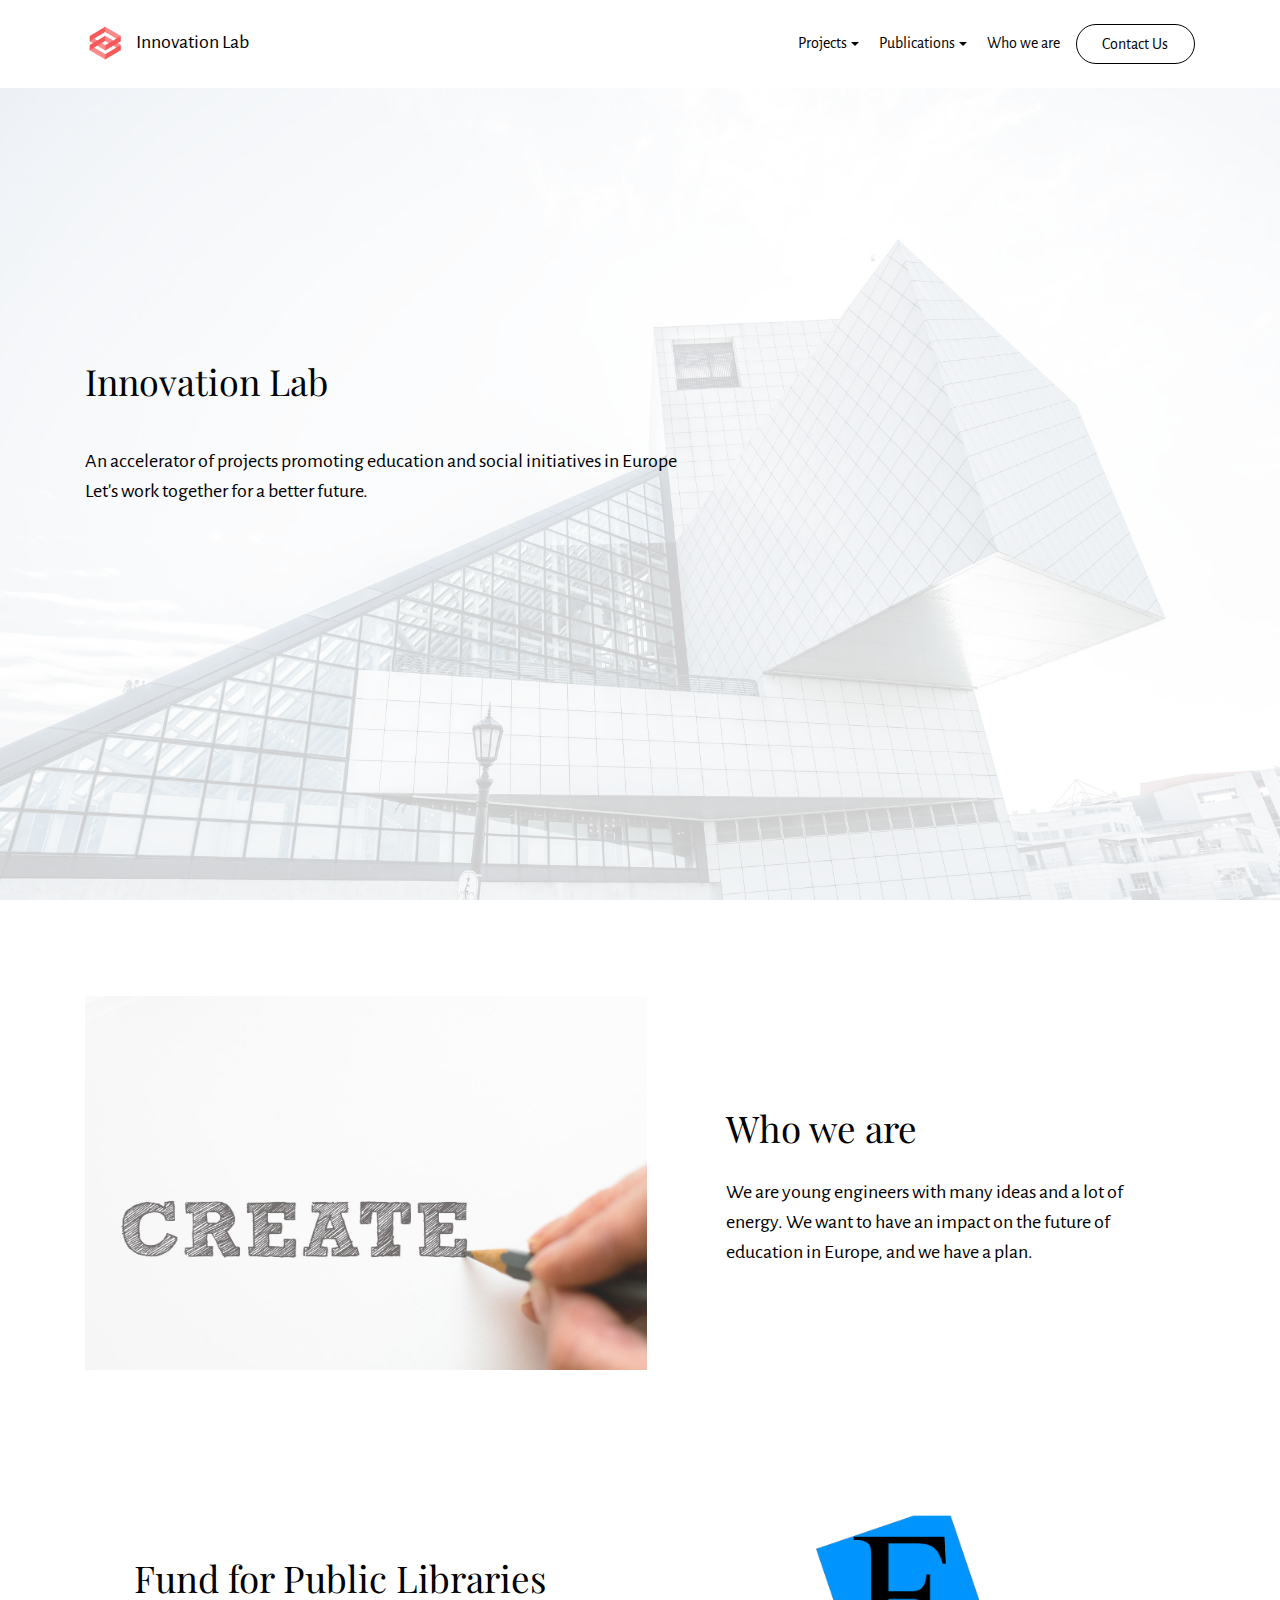
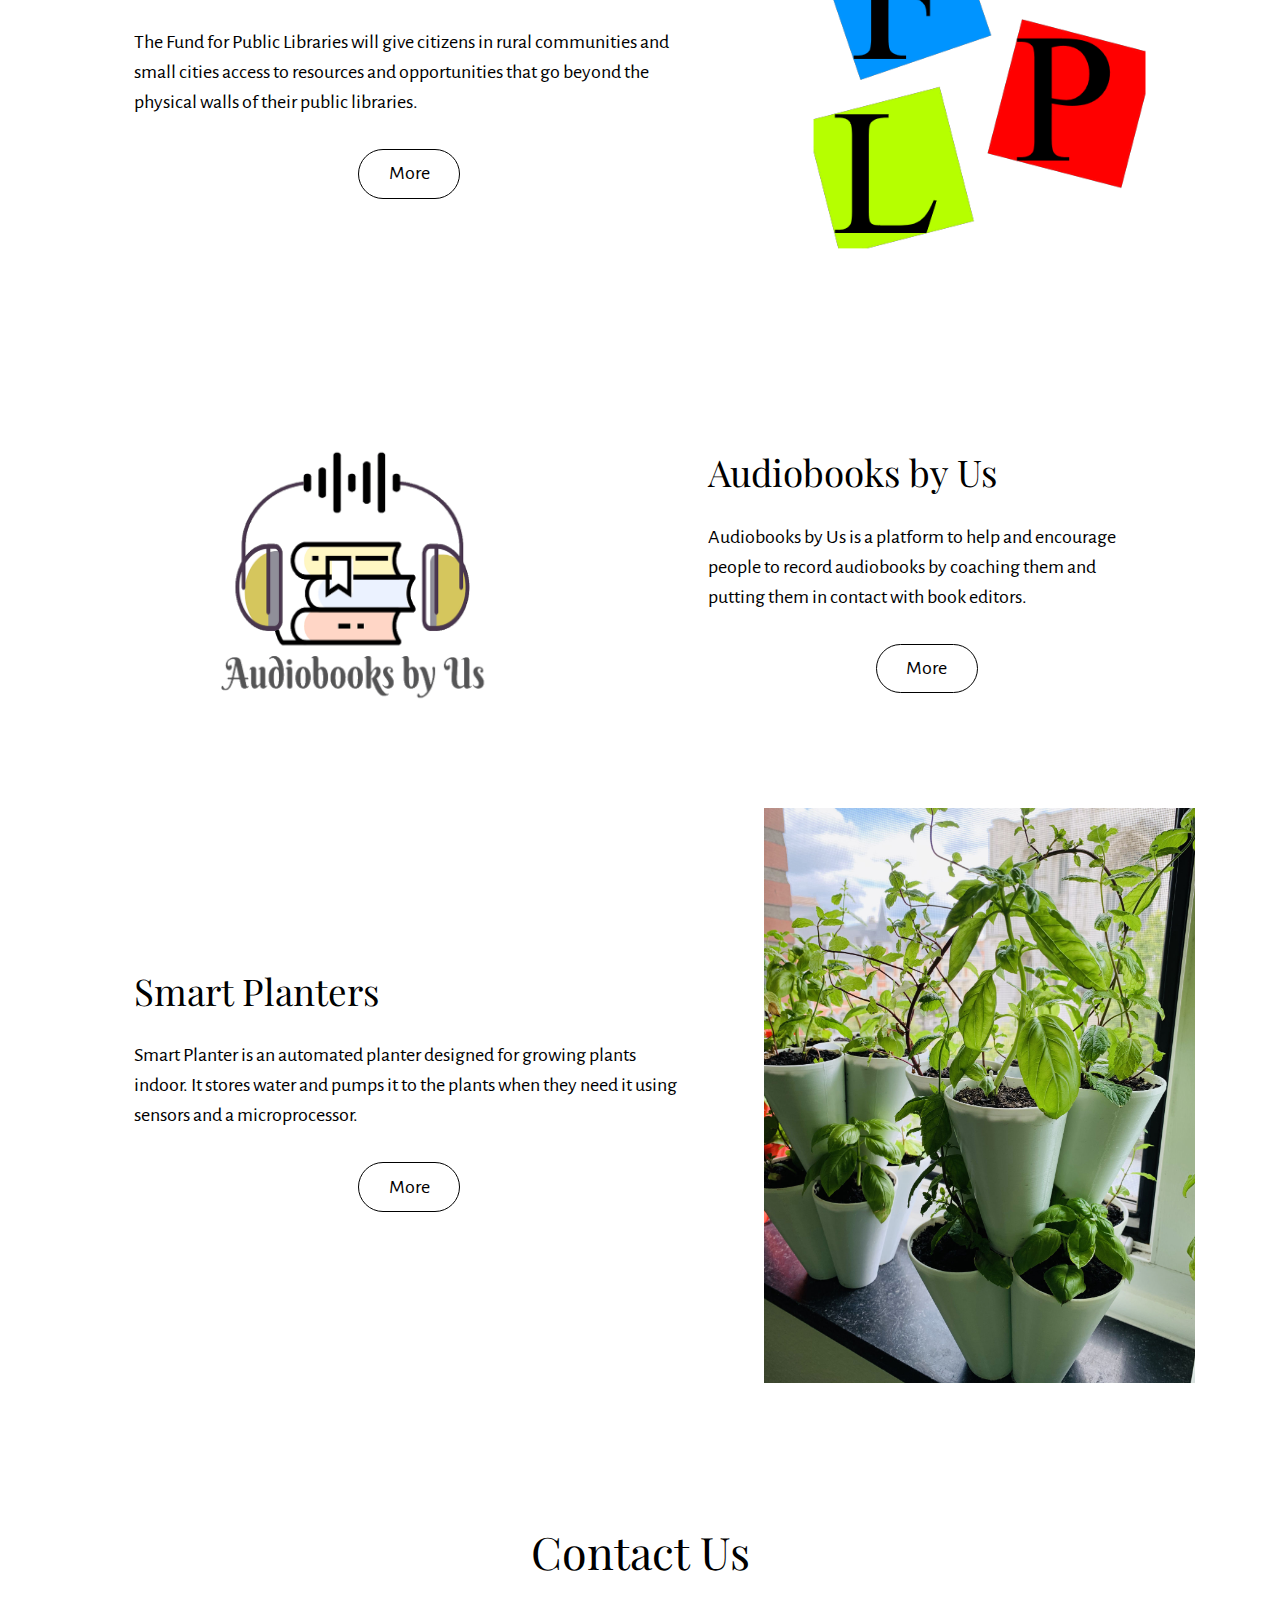
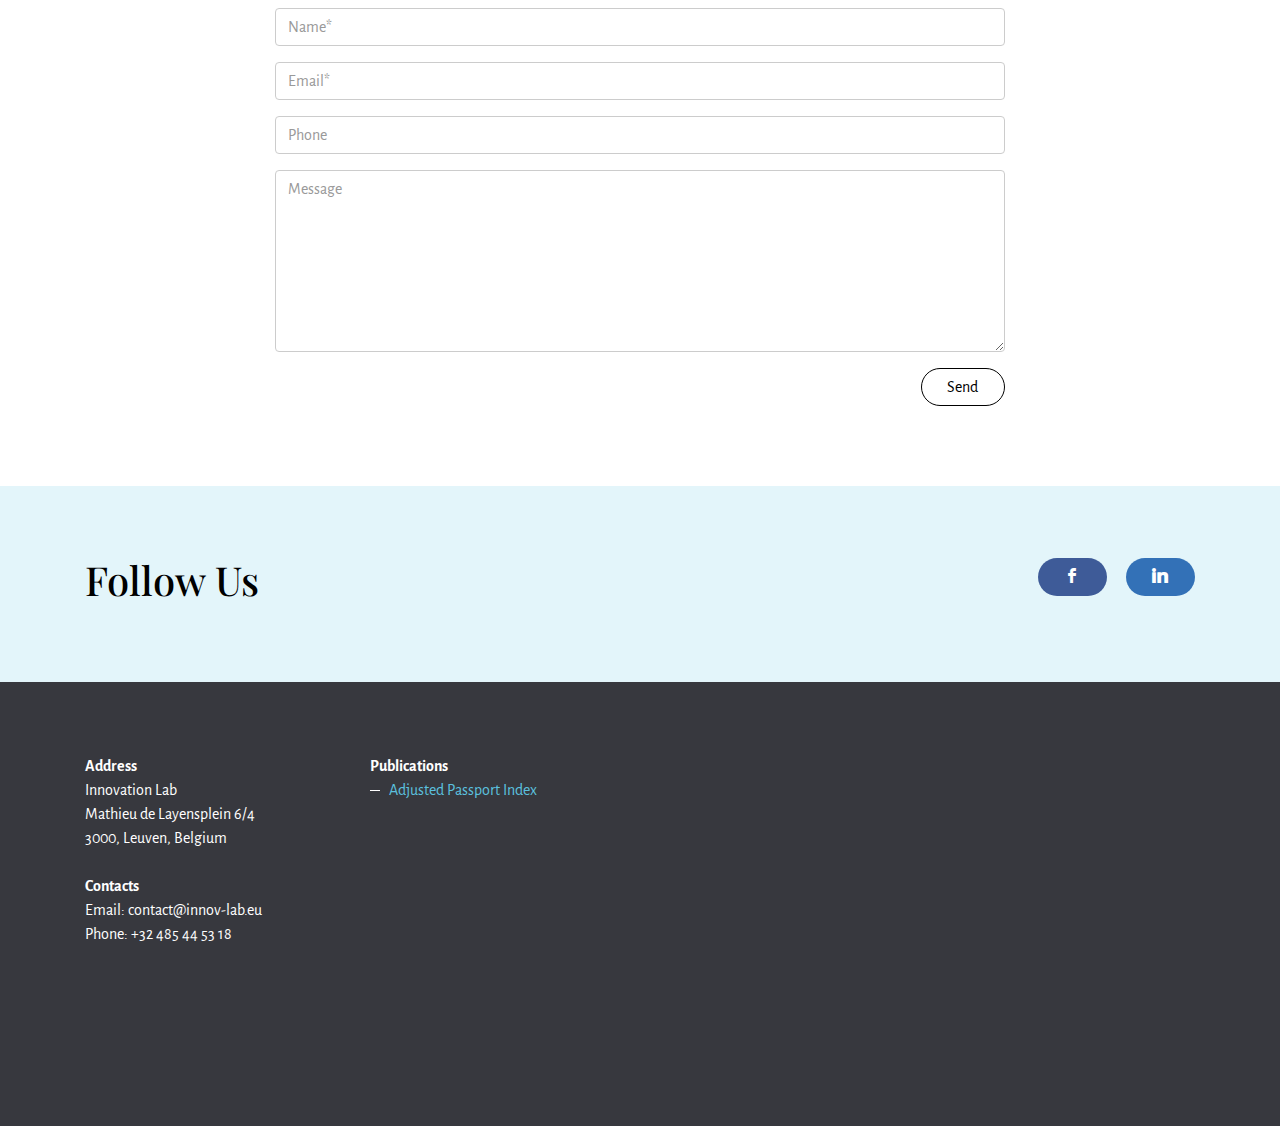
<file: index.html>
<!DOCTYPE html>
<html  >
<head>
  <!-- Site made with Mobirise Website Builder v4.12.0, https://mobirise.com -->
  <meta charset="UTF-8">
  <meta http-equiv="X-UA-Compatible" content="IE=edge">
  <meta name="generator" content="Mobirise v4.12.0, mobirise.com">
  <meta name="twitter:card" content="summary_large_image"/>
  <meta name="twitter:image:src" content="assets/images/index-meta.png">
  <meta property="og:image" content="assets/images/index-meta.png">
  <meta name="twitter:title" content="Innovation Lab">
  <meta name="viewport" content="width=device-width, initial-scale=1, minimum-scale=1">
  <link rel="shortcut icon" href="assets/images/innov-lab-logo-1.ico" type="image/x-icon">
  <meta name="description" content="Innovation Lab">
  
  <title>Innovation Lab</title>
  <link rel="stylesheet" href="https://fonts.googleapis.com/css?family=Alegreya+Sans:400,700&subset=latin,vietnamese,latin-ext">
  <link rel="stylesheet" href="https://fonts.googleapis.com/css?family=Playfair+Display:400,700&subset=latin,cyrillic">
  <link rel="stylesheet" href="assets/web/assets/mobirise-icons/mobirise-icons.css">
  <link rel="stylesheet" href="assets/tether/tether.min.css">
  <link rel="stylesheet" href="assets/bootstrap/css/bootstrap.min.css">
  <link rel="stylesheet" href="assets/socicon/css/socicon.min.css">
  <link rel="stylesheet" href="assets/puritym/css/style.css">
  <link rel="stylesheet" href="assets/dropdown-menu/style.light.css">
  <link rel="preload" as="style" href="assets/mobirise/css/mbr-additional.css"><link rel="stylesheet" href="assets/mobirise/css/mbr-additional.css" type="text/css">
  
  
  
</head>
<body>
  <section id="dropdown-menu-0" data-rv-view="0">

    <nav class="navbar navbar-dropdown navbar-fixed-top">

        <div class="container">

            <div class="navbar-brand">
                <a href="index.html" class="navbar-logo"><img src="assets/images/innov-lab-logo-3.ico" alt="Innovation Lab" title="Innovation Lab"></a>
                <a class="text-black" href="index.html">Innovation Lab</a>
            </div>

            <button class="navbar-toggler pull-xs-right hidden-md-up" type="button" data-toggle="collapse" data-target="#exCollapsingNavbar">
                <div class="hamburger-icon"></div>
            </button>

            <ul class="nav-dropdown collapse pull-xs-right navbar-toggleable-sm nav navbar-nav" id="exCollapsingNavbar"><li class="nav-item dropdown"><a class="nav-link link dropdown-toggle" data-toggle="dropdown-submenu" href="https://mobirise.com/" aria-expanded="false">Projects</a><div class="dropdown-menu"><a class="dropdown-item" href="libraries.html">Fund for Public Libraries<br></a><a class="dropdown-item" href="audiobooks-by-us.html">Audiobooks by Us<br></a><a class="dropdown-item" href="smartplanters.html">Smart Planters<br></a></div></li><li class="nav-item dropdown open"><a class="nav-link link dropdown-toggle" href="index.html#msg-box4-d" data-toggle="dropdown-submenu" aria-expanded="true">Publications</a><div class="dropdown-menu"><a class="dropdown-item" href="passports.html">Adjusted Passport Index</a></div></li><li class="nav-item"><a class="nav-link link" href="index.html#msg-box4-d">Who we are</a></li><li class="nav-item nav-btn"><a class="nav-link btn btn-black-outline btn-black" href="index.html#form1-c">Contact Us</a></li></ul>

        </div>

    </nav>

</section>

<section class="mbr-section mbr-section-full mbr-after-navbar" id="header4-a" data-rv-view="2" style="background-image: url(assets/images/lance-anderson-qdaaasrzhdk-unsplash-2000x1333.jpg);">
    <div class="mbr-table-cell">
        <div class="mbr-overlay" style="opacity: 0.8; background-color: rgb(255, 255, 255);"></div>
        <div class="container">
            <div class="row">
                <div class="col-md-8">

                    <h1 class="mbr-section-title display-1">Innovation Lab</h1>
                    <p class="lead">An accelerator of projects promoting education and social initiatives in Europe<br>Let's work together for a better future.</p>
                    
                </div>
            </div>
        </div>
        
    </div>
</section>

<section class="mbr-section mbr-section-nopadding" id="msg-box4-d" data-rv-view="5" style="background-color: rgb(255, 255, 255); padding-top: 6rem; padding-bottom: 3rem;">
    
    <div class="container">
        <div class="row">
            <div class="col-xs-12 col-lg-9 mbr-table-cell-lg image-size" style="width: 27%;">
                <div class="mbr-figure"><img src="assets/images/create-1400x933.jpg"></div>
            </div>
            <div class="col-xs-12 col-lg-3 mbr-inner-padding text-xs-center mbr-table-cell-lg">
                <h3 class="mbr-section-title display-4"><br>Who we are</h3>
                
                <div class="lead"><p>We are young engineers with many ideas and a lot of energy. We want to have an impact on the future of education in Europe, and we have a plan.</p></div>
                
            </div>
            
        </div>
    </div>
</section>

<section class="mbr-section mbr-section-nopadding" id="msg-box4-c" data-rv-view="8" style="background-color: rgb(255, 255, 255); padding-top: 3rem; padding-bottom: 3rem;">
    
    <div class="container">
        <div class="row">
            
            <div class="col-xs-12 col-lg-3 mbr-inner-padding text-xs-center mbr-table-cell-lg">
                <h3 class="mbr-section-title display-4">Fund for Public Libraries</h3>
                
                <div class="lead"><p>The Fund for Public Libraries will give citizens in rural communities&nbsp;<span style="font-size: 1.25rem;">and small cities access to resources and opportunities that go beyond the physical walls of their public libraries.</span></p></div>
                <div><a class="btn btn-lg btn-black-outline btn-secondary-outline" href="fund-for-public-libraries.html">More</a></div>
            </div>
            <div class="col-xs-12 col-lg-9 mbr-table-cell-lg image-size" style="width: 17%;">
                <div class="mbr-figure"><img src="assets/images/logo-fund-for-public-libraries1-531x531.png"></div>
            </div>
        </div>
    </div>
</section>

<section class="mbr-section mbr-section-nopadding" id="msg-box4-o" data-rv-view="11" style="background-color: rgb(255, 255, 255); padding-top: 3rem; padding-bottom: 3rem;">
    
    <div class="container">
        <div class="row">
            <div class="col-xs-12 col-lg-9 mbr-table-cell-lg image-size" style="width: 27%;">
                <div class="mbr-figure"><img src="assets/images/logo-audiobooks-by-us-2-1128x759.png"></div>
            </div>
            <div class="col-xs-12 col-lg-3 mbr-inner-padding text-xs-center mbr-table-cell-lg">
                <h3 class="mbr-section-title display-4">Audiobooks by Us</h3>
                
                <div class="lead"><p>Audiobooks by Us is a platform to help and encourage people to record audiobooks by coaching them and putting them in contact with book editors.</p></div>
                <div><a class="btn btn-lg btn-secondary-outline" href="audiobooks-by-us.html">More</a></div>
            </div>
            
        </div>
    </div>
</section>

<section class="mbr-section mbr-section-nopadding" id="msg-box4-1d" data-rv-view="14" style="background-color: rgb(255, 255, 255); padding-top: 0rem; padding-bottom: 3rem;">
    
    <div class="container">
        <div class="row">
            
            <div class="col-xs-12 col-lg-3 mbr-inner-padding text-xs-center mbr-table-cell-lg">
                <h3 class="mbr-section-title display-4">Smart Planters</h3>
                
                <div class="lead"><p><span style="font-size: 1.25rem;">Smart Planter is an automated planter designed for growing plants indoor. It stores water and pumps it to the plants when they need it using sensors and a microprocessor</span><span style="font-size: 1.25rem;">.</span></p></div>
                <div><a class="btn btn-lg btn-black-outline btn-secondary-outline" href="smartplanters.html">More</a></div>
            </div>
            <div class="col-xs-12 col-lg-9 mbr-table-cell-lg image-size" style="width: 17%;">
                <div class="mbr-figure"><img src="assets/images/smart-planter-1400x1867.jpg"></div>
            </div>
        </div>
    </div>
</section>

<section class="mbr-section mbr-section-small" id="form1-c" data-rv-view="17" style="background-color: rgb(255, 255, 255); padding-top: 6rem; padding-bottom: 4.5rem;">
    
    <div class="container">
        <div class="row">
            <div class="col-sm-8 col-sm-offset-2" data-form-type="formoid">
                <h2 class="mbr-section-title display-3 text-xs-center">Contact Us</h2>

                <div data-form-alert="true"><div hidden="" data-form-alert-success="true">Thanks for your message!</div></div>
                <form action="https://mobirise.com/" method="post" data-form-title="Contact Us">
                    <input type="hidden" value="VHWV2cNzq19XSOD/GnPTkkkq6i4drlJ9t6OigFv90ACr45hLOjmKiCBndyRP3JzGk8ryPq2nDvHTPmSWxEgbaB4fZQn9/W73eIJBApGXVUAhkBaddqHUsPNmR3GesyNy" data-form-email="true">
                    <div class="form-group">
                        <input type="text" class="form-control" name="name" required="" placeholder="Name*" data-form-field="Name">
                    </div>
                    <div class="form-group">
                        <input type="email" class="form-control" name="email" required="" placeholder="Email*" data-form-field="Email">
                    </div>
                    <div class="form-group">
                        <input type="tel" class="form-control" name="phone" placeholder="Phone" data-form-field="Phone">
                    </div>
                    <div class="form-group">
                        <textarea class="form-control" name="message" rows="7" placeholder="Message" data-form-field="Message"></textarea>
                    </div>
                    <div class="text-xs-right"><button type="submit" class="btn btn-secondary-outline">Send</button></div>
                </form>
            </div>
        </div>
    </div>
</section>

<section class="mbr-section mbr-section-small" id="social-buttons2-e" data-rv-view="26" style="background-color: rgb(227, 245, 250); padding-top: 4.5rem; padding-bottom: 4.5rem;">
    

    <div class="container">
        <div class="row">
            <div class="col-sm-4">
                <h2 class="mbr-section-title h1">Follow Us</h2>
            </div>
            <div class="col-sm-8 text-xs-right"> <a class="btn btn-social socicon-bg-facebook" title="Facebook" href="http://www.facebook.com" target="_blank"><i class="socicon socicon-facebook"></i></a>      <a class="btn btn-social socicon-bg-linkedin" title="LinkedIn" target="_blank" href="https://www.linkedin.com/"><i class="socicon socicon-linkedin"></i></a> </div>
        </div>
    </div>
</section>

<section class="mbr-section mbr-section-small mbr-footer" id="contacts2-9" data-rv-view="28" style="background-color: rgb(55, 56, 62); padding-top: 4.5rem; padding-bottom: 4.5rem;">
    
    <div class="container">
        <div class="row">
            <div class="col-xs-12 col-md-3">
                <p><strong>Address</strong><br>Innovation Lab<br>Mathieu de Layensplein 6/4<br>3000, Leuven, Belgium<br><br>
<strong>Contacts</strong><br>
Email: contact@innov-lab.eu<br>
Phone: +32 485 44 53 18</p>
            </div>
            <div class="col-xs-12 col-md-3"><strong>Publications</strong><ul><li><a href="passports.html" class="text-info">Adjusted Passport Index</a></li></ul></div>
            <div class="col-xs-12 col-md-6">
                <div class="mbr-map"><iframe frameborder="0" style="border:0" src="https://www.google.com/maps/embed?pb=!1m18!1m12!1m3!1d2517.3495579001938!2d4.697973315457757!3d50.880240379536936!2m3!1f0!2f0!3f0!3m2!1i1024!2i768!4f13.1!3m3!1m2!1s0x47c160d998f36f01%3A0x12ad947f85b50b8c!2sMathieu%20de%20Layensplein%206%2C%203000%20Leuven!5e0!3m2!1sit!2sbe!4v1586106332082!5m2!1sit!2sbe" allowfullscreen=""></iframe></div>
            </div>
        </div>
    </div>
</section>


  <script src="assets/web/assets/jquery/jquery.min.js"></script>
  <script src="assets/tether/tether.min.js"></script>
  <script src="assets/bootstrap/js/bootstrap.min.js"></script>
  <script src="assets/smooth-scroll/smooth-scroll.js"></script>
  <script src="assets/puritym/js/script.js"></script>
  <script src="assets/dropdown-menu/script.js"></script>
  <script src="assets/formoid/formoid.min.js"></script>
  
  
</body>
</html>
</file>
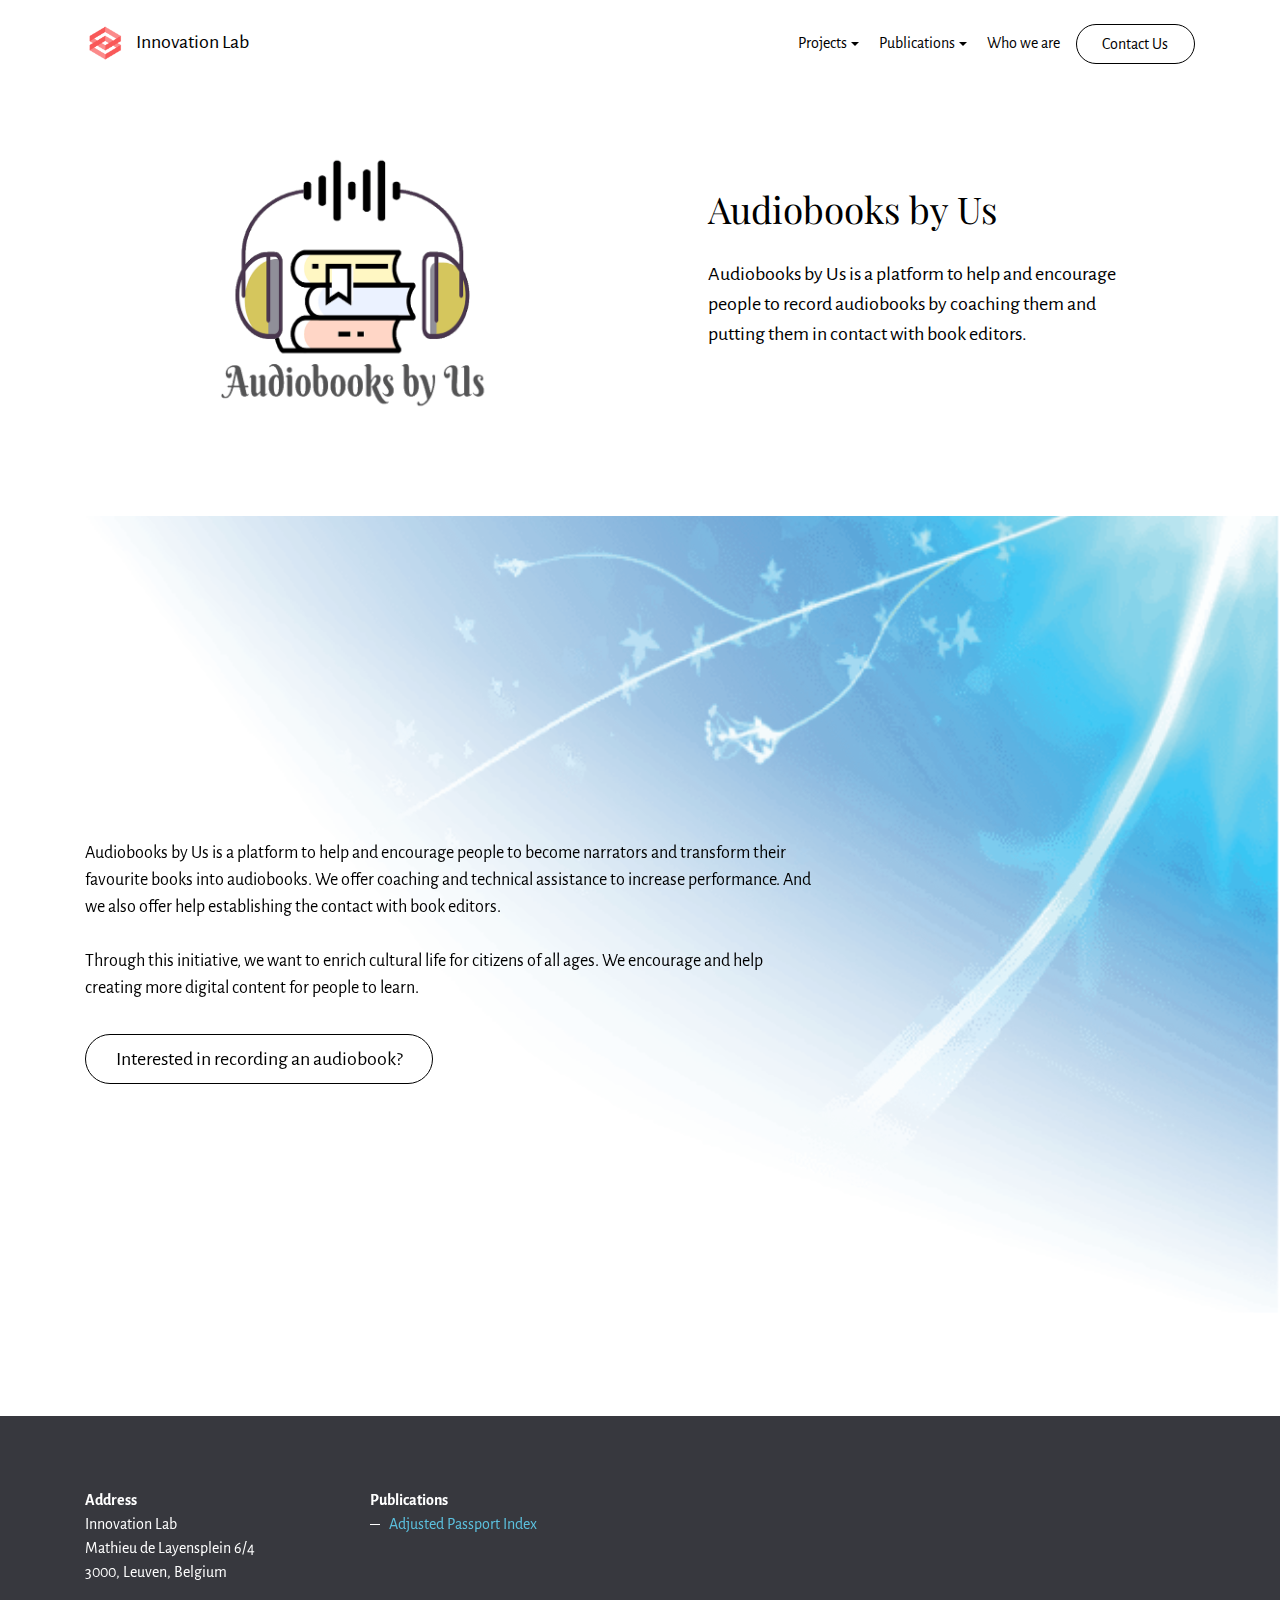
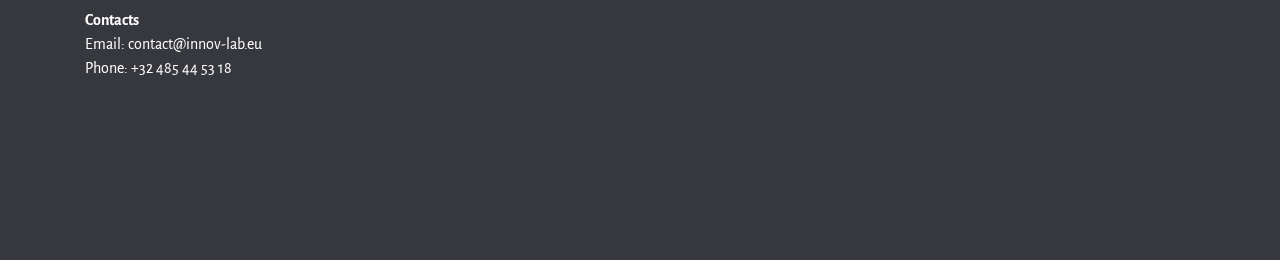
<file: audiobooks.html>
<!DOCTYPE html>
<html  >
<head>
  <!-- Site made with Mobirise Website Builder v4.12.0, https://mobirise.com -->
  <meta charset="UTF-8">
  <meta http-equiv="X-UA-Compatible" content="IE=edge">
  <meta name="generator" content="Mobirise v4.12.0, mobirise.com">
  <meta name="viewport" content="width=device-width, initial-scale=1, minimum-scale=1">
  <link rel="shortcut icon" href="assets/images/innov-lab-logo-1.ico" type="image/x-icon">
  <meta name="description" content="Audiobooks by Us">
  
  <title>Audiobooks by Us</title>
  <link rel="stylesheet" href="https://fonts.googleapis.com/css?family=Playfair+Display:400,700&subset=latin,cyrillic">
  <link rel="stylesheet" href="https://fonts.googleapis.com/css?family=Alegreya+Sans:400,700&subset=latin,vietnamese,latin-ext">
  <link rel="stylesheet" href="assets/web/assets/mobirise-icons/mobirise-icons.css">
  <link rel="stylesheet" href="assets/tether/tether.min.css">
  <link rel="stylesheet" href="assets/bootstrap/css/bootstrap.min.css">
  <link rel="stylesheet" href="assets/puritym/css/style.css">
  <link rel="stylesheet" href="assets/dropdown-menu/style.light.css">
  <link rel="preload" as="style" href="assets/mobirise/css/mbr-additional.css"><link rel="stylesheet" href="assets/mobirise/css/mbr-additional.css" type="text/css">
  
  
  
</head>
<body>
  <section id="dropdown-menu-j" data-rv-view="46">

    <nav class="navbar navbar-dropdown navbar-fixed-top">

        <div class="container">

            <div class="navbar-brand">
                <a href="index.html" class="navbar-logo"><img src="assets/images/innov-lab-logo-3.ico" alt="Innovation Lab" title="Innovation Lab"></a>
                <a class="text-black" href="index.html">Innovation Lab</a>
            </div>

            <button class="navbar-toggler pull-xs-right hidden-md-up" type="button" data-toggle="collapse" data-target="#exCollapsingNavbar">
                <div class="hamburger-icon"></div>
            </button>

            <ul class="nav-dropdown collapse pull-xs-right navbar-toggleable-sm nav navbar-nav" id="exCollapsingNavbar"><li class="nav-item dropdown"><a class="nav-link link dropdown-toggle" data-toggle="dropdown-submenu" href="https://mobirise.com/" aria-expanded="false">Projects</a><div class="dropdown-menu"><a class="dropdown-item" href="libraries.html">Fund for Public Libraries<br></a><a class="dropdown-item" href="audiobooks-by-us.html">Audiobooks by Us<br></a><a class="dropdown-item" href="smartplanters.html">Smart Planters<br></a></div></li><li class="nav-item dropdown open"><a class="nav-link link dropdown-toggle" href="index.html#msg-box4-d" data-toggle="dropdown-submenu" aria-expanded="true">Publications</a><div class="dropdown-menu"><a class="dropdown-item" href="passports.html">Adjusted Passport Index</a></div></li><li class="nav-item"><a class="nav-link link" href="index.html#msg-box4-d">Who we are</a></li><li class="nav-item nav-btn"><a class="nav-link btn btn-black-outline btn-black" href="index.html#form1-c">Contact Us</a></li></ul>

        </div>

    </nav>

</section>

<section class="mbr-section mbr-section-nopadding mbr-after-navbar" id="msg-box4-u" data-rv-view="40" style="background-color: rgb(255, 255, 255); padding-top: 3rem; padding-bottom: 3rem;">
    
    <div class="container">
        <div class="row">
            <div class="col-xs-12 col-lg-9 mbr-table-cell-lg image-size" style="width: 27%;">
                <div class="mbr-figure"><img src="assets/images/logo-audiobooks-by-us-2-1128x759.png"></div>
            </div>
            <div class="col-xs-12 col-lg-3 mbr-inner-padding text-xs-center mbr-table-cell-lg">
                <h3 class="mbr-section-title display-4">Audiobooks by Us</h3>
                
                <div class="lead"><p>Audiobooks by Us is a platform to help and encourage people to record audiobooks by coaching them and putting them in contact with book editors.</p></div>
                
            </div>
            
        </div>
    </div>
</section>

<section class="mbr-section mbr-section-full mbr-parallax-background" id="header1-r" data-rv-view="43" style="background-image: url(assets/images/nicepng-bg-png-981563-2-627x456.png);">
    <div class="mbr-table-cell">
        
        <div class="container">
            <div class="row">
                <div class="col-md-8">

                    
                    <p class="lead">Audiobooks by Us is a platform to help and encourage people to become narrators and transform their favourite books into audiobooks. We offer coaching and technical assistance to increase performance. And we also offer help establishing the contact with book editors.<br><br>Through this initiative, we want to enrich cultural life for citizens of all ages. We&nbsp;encourage and help creating more digital content for people to learn.<br></p>
                    <div class="mbr-buttons--left"><a class="btn btn-lg btn-black-outline btn-secondary-outline" href="index.html#form1-c">Interested in recording an audiobook?</a> </div>
                </div>
            </div>
        </div>
        
    </div>
</section>

<section class="mbr-section mbr-section-small mbr-footer" id="contacts2-k" data-rv-view="48" style="background-color: rgb(55, 56, 62); padding-top: 4.5rem; padding-bottom: 4.5rem;">
    
    <div class="container">
        <div class="row">
            <div class="col-xs-12 col-md-3">
                <p><strong>Address</strong><br>Innovation Lab<br>Mathieu de Layensplein 6/4<br>3000, Leuven, Belgium<br><br>
<strong>Contacts</strong><br>
Email: contact@innov-lab.eu<br>
Phone: +32 485 44 53 18</p>
            </div>
            <div class="col-xs-12 col-md-3"><strong>Publications</strong><ul><li><a href="passports.html" class="text-info">Adjusted Passport Index</a></li></ul></div>
            <div class="col-xs-12 col-md-6">
                <div class="mbr-map"><iframe frameborder="0" style="border:0" src="https://www.google.com/maps/embed?pb=!1m18!1m12!1m3!1d2517.3495579001938!2d4.697973315457757!3d50.880240379536936!2m3!1f0!2f0!3f0!3m2!1i1024!2i768!4f13.1!3m3!1m2!1s0x47c160d998f36f01%3A0x12ad947f85b50b8c!2sMathieu%20de%20Layensplein%206%2C%203000%20Leuven!5e0!3m2!1sit!2sbe!4v1586106332082!5m2!1sit!2sbe" allowfullscreen=""></iframe></div>
            </div>
        </div>
    </div>
</section>


  <script src="assets/web/assets/jquery/jquery.min.js"></script>
  <script src="assets/tether/tether.min.js"></script>
  <script src="assets/bootstrap/js/bootstrap.min.js"></script>
  <script src="assets/smooth-scroll/smooth-scroll.js"></script>
  <script src="assets/jarallax/jarallax.js"></script>
  <script src="assets/puritym/js/script.js"></script>
  <script src="assets/dropdown-menu/script.js"></script>
  
  
</body>
</html>
</file>
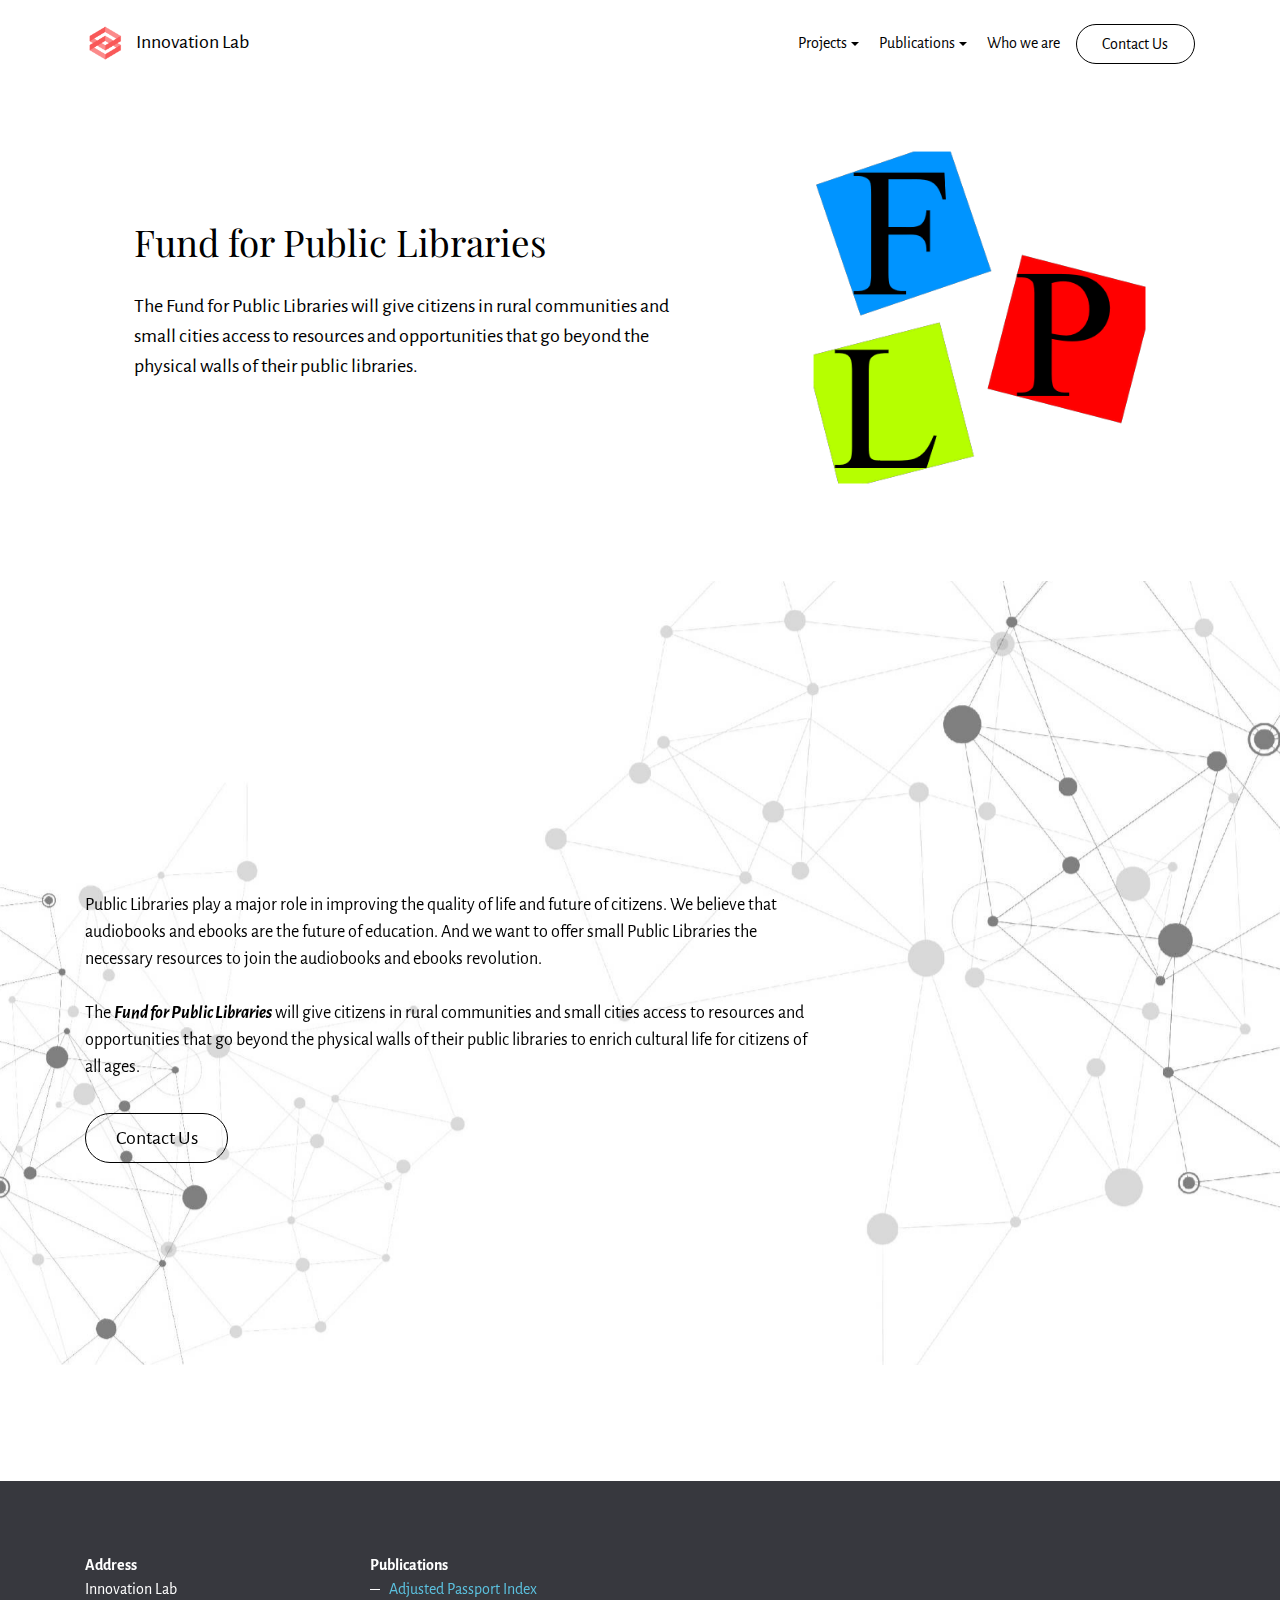
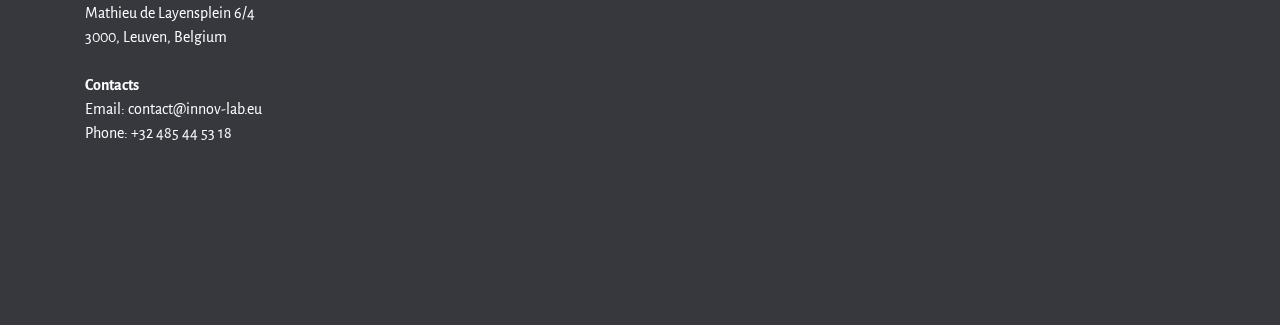
<file: libraries.html>
<!DOCTYPE html>
<html  >
<head>
  <!-- Site made with Mobirise Website Builder v4.12.0, https://mobirise.com -->
  <meta charset="UTF-8">
  <meta http-equiv="X-UA-Compatible" content="IE=edge">
  <meta name="generator" content="Mobirise v4.12.0, mobirise.com">
  <meta name="viewport" content="width=device-width, initial-scale=1, minimum-scale=1">
  <link rel="shortcut icon" href="assets/images/innov-lab-logo-1.ico" type="image/x-icon">
  <meta name="description" content="Fund for Public Libraries">
  
  <title>Fund for Public Libraries</title>
  <link rel="stylesheet" href="https://fonts.googleapis.com/css?family=Playfair+Display:400,700&subset=latin,cyrillic">
  <link rel="stylesheet" href="https://fonts.googleapis.com/css?family=Alegreya+Sans:400,700&subset=latin,vietnamese,latin-ext">
  <link rel="stylesheet" href="assets/web/assets/mobirise-icons/mobirise-icons.css">
  <link rel="stylesheet" href="assets/tether/tether.min.css">
  <link rel="stylesheet" href="assets/bootstrap/css/bootstrap.min.css">
  <link rel="stylesheet" href="assets/puritym/css/style.css">
  <link rel="stylesheet" href="assets/dropdown-menu/style.light.css">
  <link rel="preload" as="style" href="assets/mobirise/css/mbr-additional.css"><link rel="stylesheet" href="assets/mobirise/css/mbr-additional.css" type="text/css">
  
  
  
</head>
<body>
  <section id="dropdown-menu-2" data-rv-view="36">

    <nav class="navbar navbar-dropdown navbar-fixed-top">

        <div class="container">

            <div class="navbar-brand">
                <a href="index.html" class="navbar-logo"><img src="assets/images/innov-lab-logo-3.ico" alt="Innovation Lab" title="Innovation Lab"></a>
                <a class="text-black" href="index.html">Innovation Lab</a>
            </div>

            <button class="navbar-toggler pull-xs-right hidden-md-up" type="button" data-toggle="collapse" data-target="#exCollapsingNavbar">
                <div class="hamburger-icon"></div>
            </button>

            <ul class="nav-dropdown collapse pull-xs-right navbar-toggleable-sm nav navbar-nav" id="exCollapsingNavbar"><li class="nav-item dropdown"><a class="nav-link link dropdown-toggle" data-toggle="dropdown-submenu" href="https://mobirise.com/" aria-expanded="false">Projects</a><div class="dropdown-menu"><a class="dropdown-item" href="libraries.html">Fund for Public Libraries<br></a><a class="dropdown-item" href="audiobooks-by-us.html">Audiobooks by Us<br></a><a class="dropdown-item" href="smartplanters.html">Smart Planters<br></a></div></li><li class="nav-item dropdown open"><a class="nav-link link dropdown-toggle" href="index.html#msg-box4-d" data-toggle="dropdown-submenu" aria-expanded="true">Publications</a><div class="dropdown-menu"><a class="dropdown-item" href="passports.html">Adjusted Passport Index</a></div></li><li class="nav-item"><a class="nav-link link" href="index.html#msg-box4-d">Who we are</a></li><li class="nav-item nav-btn"><a class="nav-link btn btn-black-outline btn-black" href="index.html#form1-c">Contact Us</a></li></ul>

        </div>

    </nav>

</section>

<section class="mbr-section mbr-section-nopadding mbr-after-navbar" id="msg-box4-t" data-rv-view="30" style="background-color: rgb(255, 255, 255); padding-top: 3rem; padding-bottom: 3rem;">
    
    <div class="container">
        <div class="row">
            
            <div class="col-xs-12 col-lg-3 mbr-inner-padding text-xs-center mbr-table-cell-lg">
                <h3 class="mbr-section-title display-4">Fund for Public Libraries</h3>
                
                <div class="lead"><p>The Fund for Public Libraries will give citizens in rural communities&nbsp;<span style="font-size: 1.25rem;">and small cities access to resources and opportunities that go beyond the physical walls of their public libraries.</span></p></div>
                
            </div>
            <div class="col-xs-12 col-lg-9 mbr-table-cell-lg image-size" style="width: 17%;">
                <div class="mbr-figure"><img src="assets/images/logo-fund-for-public-libraries1-531x531.png"></div>
            </div>
        </div>
    </div>
</section>

<section class="mbr-section mbr-section-full mbr-parallax-background" id="header1-4" data-rv-view="33" style="background-image: url(assets/images/background-website-2000x1342.jpg);">
    <div class="mbr-table-cell">
        
        <div class="container">
            <div class="row">
                <div class="col-md-8">

                    
                    <p class="lead">Public Libraries play a major role in improving the quality of life and future of citizens. We believe that audiobooks and ebooks are the future of education. And we want to offer small Public Libraries the necessary resources to join the audiobooks and ebooks revolution.<br><br>The <strong><em>Fund for Public Libraries</em></strong> will give citizens in rural communities and small cities access to resources and opportunities that go beyond the physical walls of their public libraries to enrich cultural life for citizens of all ages.<br></p>
                    <div class="mbr-buttons--left"><a class="btn btn-lg btn-black-outline btn-secondary-outline" href="index.html#form1-c">Contact Us</a>  </div>
                </div>
            </div>
        </div>
        
    </div>
</section>

<section class="mbr-section mbr-section-small mbr-footer" id="contacts2-3" data-rv-view="38" style="background-color: rgb(55, 56, 62); padding-top: 4.5rem; padding-bottom: 4.5rem;">
    
    <div class="container">
        <div class="row">
            <div class="col-xs-12 col-md-3">
                <p><strong>Address</strong><br>Innovation Lab<br>Mathieu de Layensplein 6/4<br>3000, Leuven, Belgium<br><br>
<strong>Contacts</strong><br>
Email: contact@innov-lab.eu<br>
Phone: +32 485 44 53 18</p>
            </div>
            <div class="col-xs-12 col-md-3"><strong>Publications</strong><ul><li><a href="passports.html" class="text-info">Adjusted Passport Index</a></li></ul></div>
            <div class="col-xs-12 col-md-6">
                <div class="mbr-map"><iframe frameborder="0" style="border:0" src="https://www.google.com/maps/embed?pb=!1m18!1m12!1m3!1d2517.3495579001938!2d4.697973315457757!3d50.880240379536936!2m3!1f0!2f0!3f0!3m2!1i1024!2i768!4f13.1!3m3!1m2!1s0x47c160d998f36f01%3A0x12ad947f85b50b8c!2sMathieu%20de%20Layensplein%206%2C%203000%20Leuven!5e0!3m2!1sit!2sbe!4v1586106332082!5m2!1sit!2sbe" allowfullscreen=""></iframe></div>
            </div>
        </div>
    </div>
</section>


  <script src="assets/web/assets/jquery/jquery.min.js"></script>
  <script src="assets/tether/tether.min.js"></script>
  <script src="assets/bootstrap/js/bootstrap.min.js"></script>
  <script src="assets/smooth-scroll/smooth-scroll.js"></script>
  <script src="assets/jarallax/jarallax.js"></script>
  <script src="assets/puritym/js/script.js"></script>
  <script src="assets/dropdown-menu/script.js"></script>
  
  
</body>
</html>
</file>
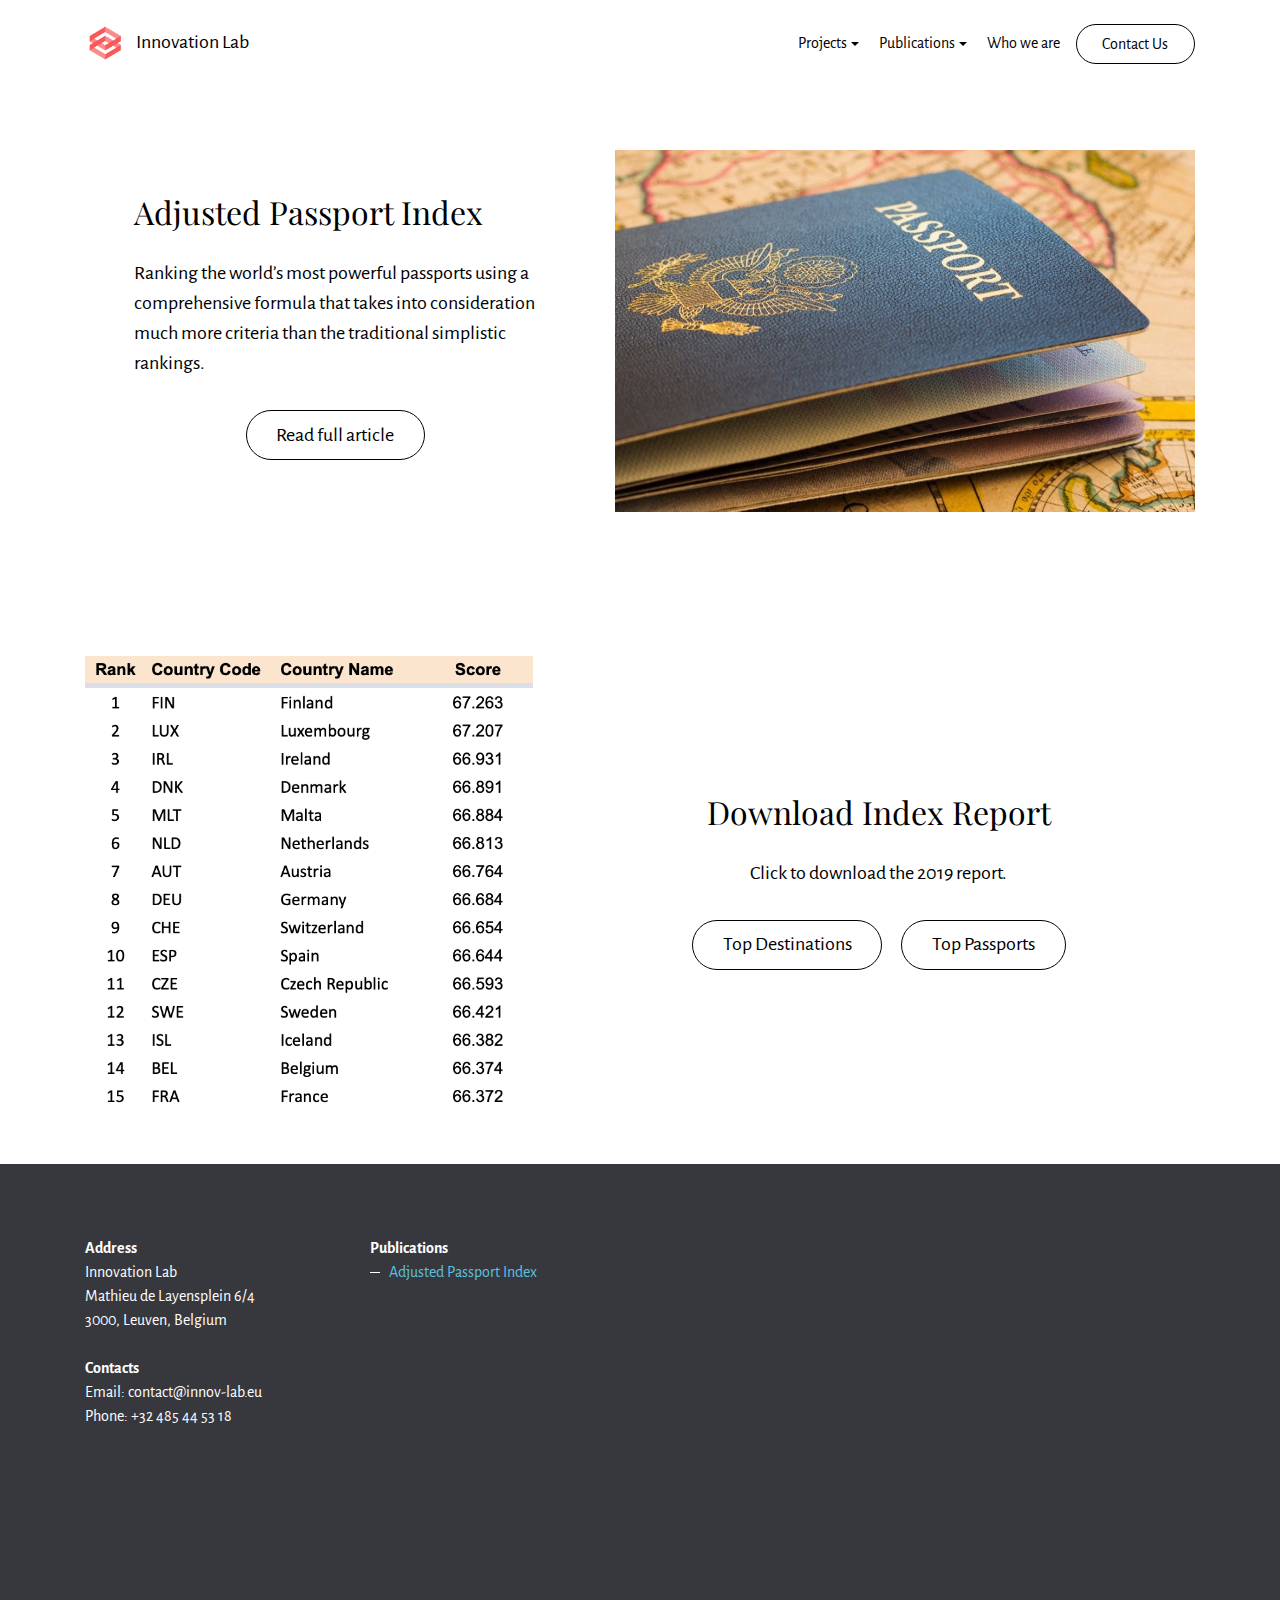
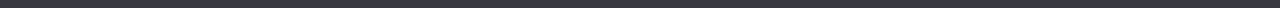
<file: passports.html>
<!DOCTYPE html>
<html  >
<head>
  <!-- Site made with Mobirise Website Builder v4.12.0, https://mobirise.com -->
  <meta charset="UTF-8">
  <meta http-equiv="X-UA-Compatible" content="IE=edge">
  <meta name="generator" content="Mobirise v4.12.0, mobirise.com">
  <meta name="viewport" content="width=device-width, initial-scale=1, minimum-scale=1">
  <link rel="shortcut icon" href="assets/images/innov-lab-logo-1.ico" type="image/x-icon">
  <meta name="description" content="Adjusted Passport Index">
  
  <title>Adjusted Passport Index</title>
  <link rel="stylesheet" href="https://fonts.googleapis.com/css?family=Playfair+Display:400,700&subset=latin,cyrillic">
  <link rel="stylesheet" href="https://fonts.googleapis.com/css?family=Alegreya+Sans:400,700&subset=latin,vietnamese,latin-ext">
  <link rel="stylesheet" href="assets/tether/tether.min.css">
  <link rel="stylesheet" href="assets/bootstrap/css/bootstrap.min.css">
  <link rel="stylesheet" href="assets/puritym/css/style.css">
  <link rel="stylesheet" href="assets/dropdown-menu/style.light.css">
  <link rel="preload" as="style" href="assets/mobirise/css/mbr-additional.css"><link rel="stylesheet" href="assets/mobirise/css/mbr-additional.css" type="text/css">
  
  
  
</head>
<body>
  <section id="dropdown-menu-11" data-rv-view="50">

    <nav class="navbar navbar-dropdown navbar-fixed-top">

        <div class="container">

            <div class="navbar-brand">
                <a href="index.html" class="navbar-logo"><img src="assets/images/innov-lab-logo-3.ico" alt="Innovation Lab" title="Innovation Lab"></a>
                <a class="text-black" href="index.html">Innovation Lab</a>
            </div>

            <button class="navbar-toggler pull-xs-right hidden-md-up" type="button" data-toggle="collapse" data-target="#exCollapsingNavbar">
                <div class="hamburger-icon"></div>
            </button>

            <ul class="nav-dropdown collapse pull-xs-right navbar-toggleable-sm nav navbar-nav" id="exCollapsingNavbar"><li class="nav-item dropdown"><a class="nav-link link dropdown-toggle" data-toggle="dropdown-submenu" href="https://mobirise.com/" aria-expanded="false">Projects</a><div class="dropdown-menu"><a class="dropdown-item" href="libraries.html">Fund for Public Libraries<br></a><a class="dropdown-item" href="audiobooks-by-us.html">Audiobooks by Us<br></a><a class="dropdown-item" href="smartplanters.html">Smart Planters<br></a></div></li><li class="nav-item dropdown open"><a class="nav-link link dropdown-toggle" href="index.html#msg-box4-d" data-toggle="dropdown-submenu" aria-expanded="true">Publications</a><div class="dropdown-menu"><a class="dropdown-item" href="passports.html">Adjusted Passport Index</a></div></li><li class="nav-item"><a class="nav-link link" href="index.html#msg-box4-d">Who we are</a></li><li class="nav-item nav-btn"><a class="nav-link btn btn-black-outline btn-black" href="index.html#form1-c">Contact Us</a></li></ul>

        </div>

    </nav>

</section>

<section class="mbr-section mbr-section-nopadding mbr-after-navbar" id="msg-box4-13" data-rv-view="52" style="background-color: rgb(255, 255, 255); padding-top: 6rem; padding-bottom: 3rem;">
    
    <div class="container">
        <div class="row">
            
            <div class="col-xs-12 col-lg-3 mbr-inner-padding text-xs-center mbr-table-cell-lg">
                <h3 class="mbr-section-title display-4">Adjusted Passport Index</h3>
                
                <div class="lead"><p>Ranking the world’s most powerful passports using a comprehensive formula that takes into consideration much more criteria than the traditional simplistic rankings.</p></div>
                <div><a class="btn btn-lg btn-secondary-outline" href="https://sites.google.com/view/adjustedpassportindex">Read full article</a></div>
            </div>
            <div class="col-xs-12 col-lg-9 mbr-table-cell-lg image-size" style="width: 30%;">
                <div class="mbr-figure"><img src="assets/images/unnamed-1280x669.jpeg"></div>
            </div>
        </div>
    </div>
</section>

<section class="mbr-section mbr-section-nopadding" id="msg-box4-1f" data-rv-view="55" style="background-color: rgb(255, 255, 255); padding-top: 6rem; padding-bottom: 3rem;">
    
    <div class="container">
        <div class="row">
            <div class="col-xs-12 col-lg-9 mbr-table-cell-lg image-size" style="width: 19%;">
                <div class="mbr-figure"><img src="assets/images/top-15-passports-702x720.png"></div>
            </div>
            <div class="col-xs-12 col-lg-3 mbr-inner-padding text-xs-center mbr-table-cell-lg">
                <h3 class="mbr-section-title display-4">Download Index Report</h3>
                
                <div class="lead"><p>Click to download the 2019 report.</p></div>
                <div><a class="btn btn-lg btn-secondary-outline" href="assets/files/Adjusted Passport Index - Destinations.pdf">Top Destinations</a> <a class="btn btn-lg btn-secondary-outline" href="assets/files/Adjusted Passport Index - Passports.pdf">Top Passports</a></div>
            </div>
            
        </div>
    </div>
</section>

<section class="mbr-section mbr-section-small mbr-footer" id="contacts2-12" data-rv-view="58" style="background-color: rgb(55, 56, 62); padding-top: 4.5rem; padding-bottom: 4.5rem;">
    
    <div class="container">
        <div class="row">
            <div class="col-xs-12 col-md-3">
                <p><strong>Address</strong><br>Innovation Lab<br>Mathieu de Layensplein 6/4<br>3000, Leuven, Belgium<br><br>
<strong>Contacts</strong><br>
Email: contact@innov-lab.eu<br>
Phone: +32 485 44 53 18</p>
            </div>
            <div class="col-xs-12 col-md-3"><strong>Publications</strong><ul><li><a href="passports.html" class="text-info">Adjusted Passport Index</a></li></ul></div>
            <div class="col-xs-12 col-md-6">
                <div class="mbr-map"><iframe frameborder="0" style="border:0" src="https://www.google.com/maps/embed?pb=!1m18!1m12!1m3!1d2517.3495579001938!2d4.697973315457757!3d50.880240379536936!2m3!1f0!2f0!3f0!3m2!1i1024!2i768!4f13.1!3m3!1m2!1s0x47c160d998f36f01%3A0x12ad947f85b50b8c!2sMathieu%20de%20Layensplein%206%2C%203000%20Leuven!5e0!3m2!1sit!2sbe!4v1586106332082!5m2!1sit!2sbe" allowfullscreen=""></iframe></div>
            </div>
        </div>
    </div>
</section>


  <script src="assets/web/assets/jquery/jquery.min.js"></script>
  <script src="assets/tether/tether.min.js"></script>
  <script src="assets/bootstrap/js/bootstrap.min.js"></script>
  <script src="assets/smooth-scroll/smooth-scroll.js"></script>
  <script src="assets/puritym/js/script.js"></script>
  <script src="assets/dropdown-menu/script.js"></script>
  
  
</body>
</html>
</file>
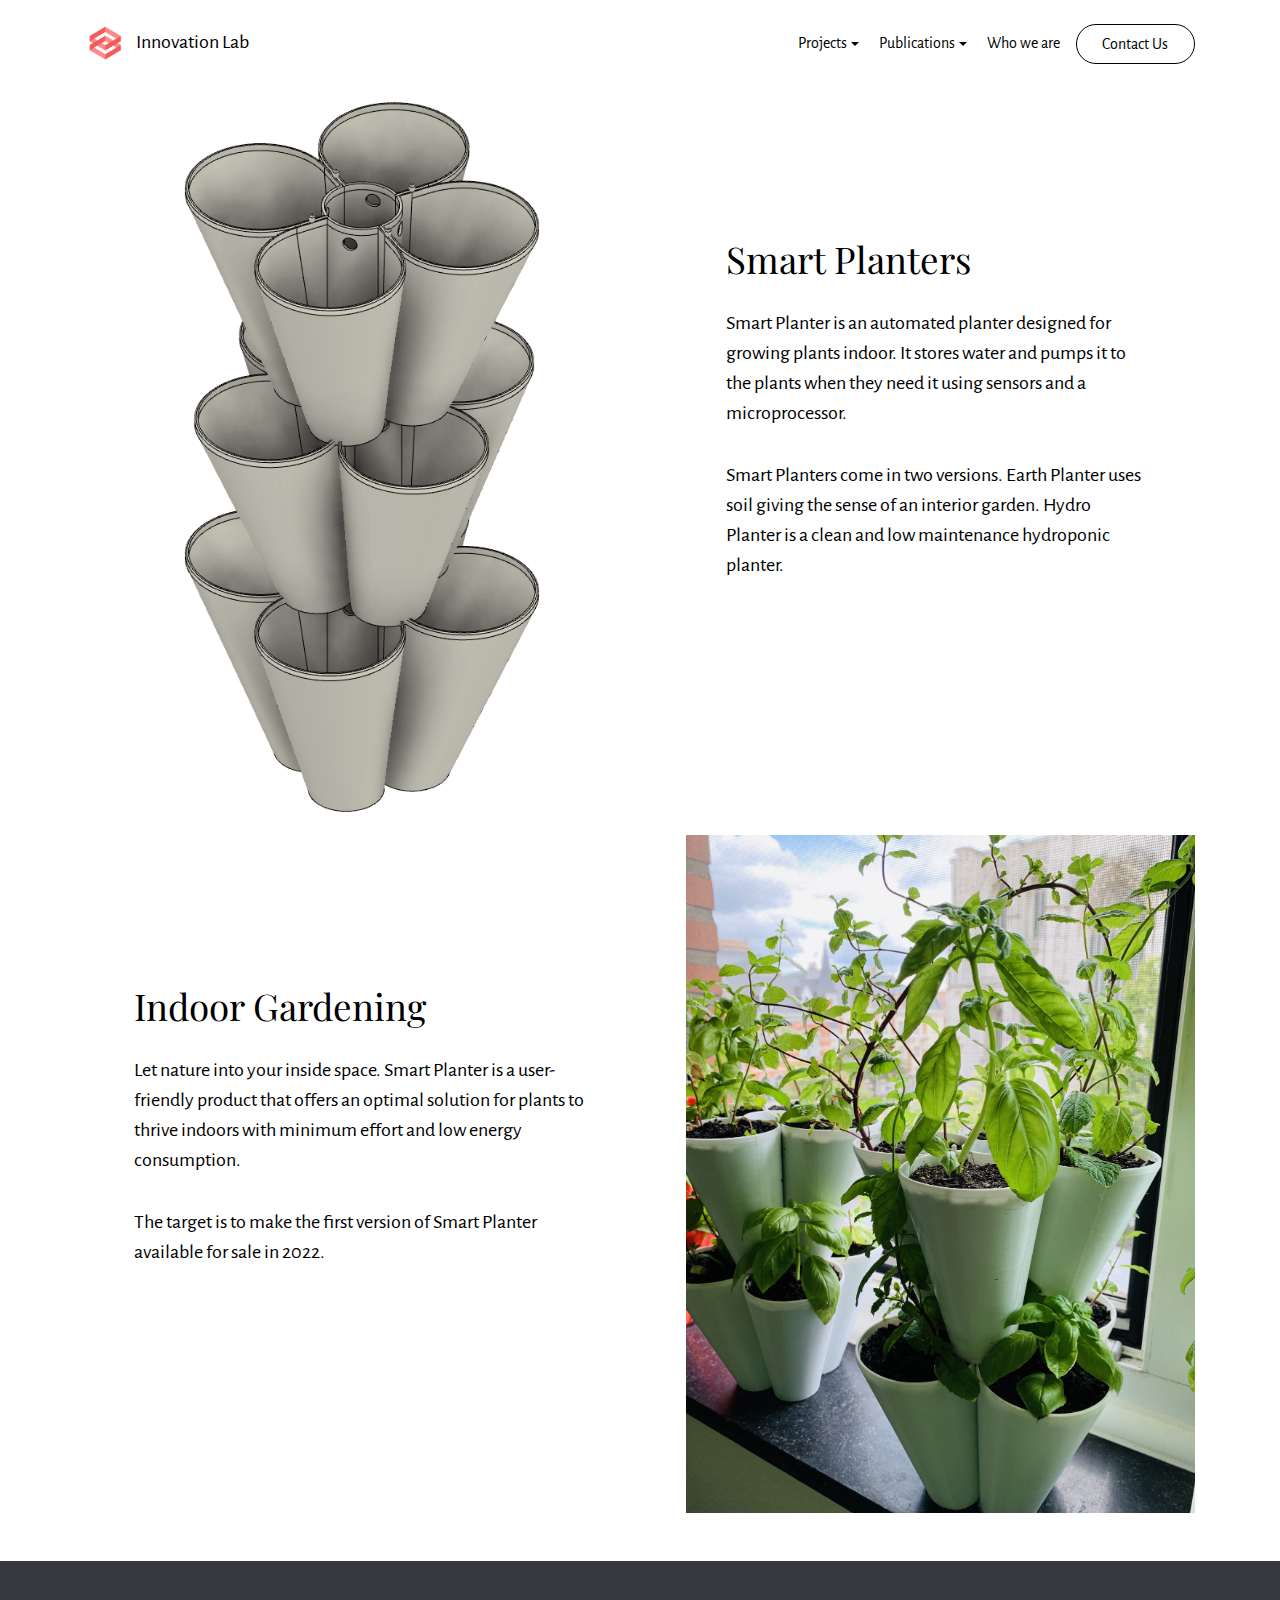
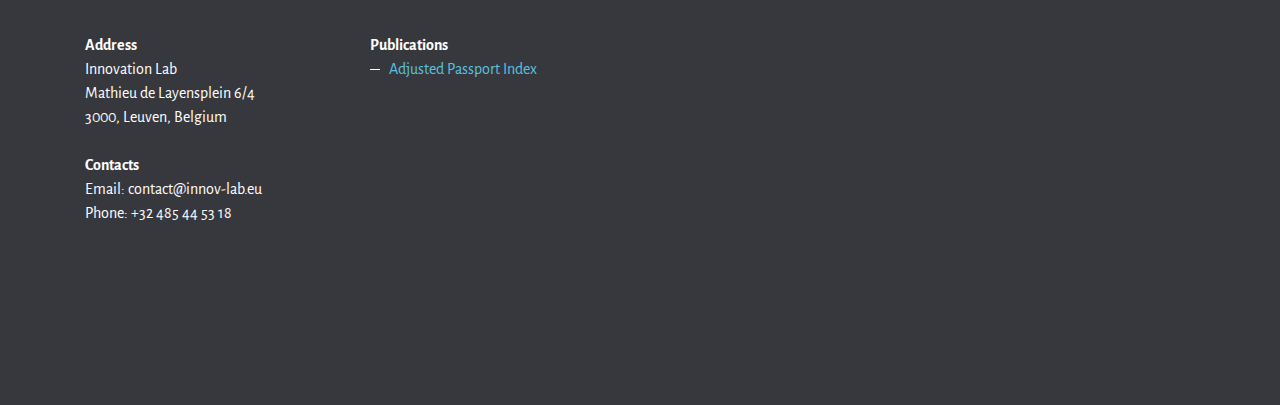
<file: smartplanters.html>
<!DOCTYPE html>
<html  >
<head>
  <!-- Site made with Mobirise Website Builder v4.12.0, https://mobirise.com -->
  <meta charset="UTF-8">
  <meta http-equiv="X-UA-Compatible" content="IE=edge">
  <meta name="generator" content="Mobirise v4.12.0, mobirise.com">
  <meta name="viewport" content="width=device-width, initial-scale=1, minimum-scale=1">
  <link rel="shortcut icon" href="assets/images/innov-lab-logo-1.ico" type="image/x-icon">
  <meta name="description" content="Smart Planters">
  
  <title>Smart Planters</title>
  <link rel="stylesheet" href="https://fonts.googleapis.com/css?family=Playfair+Display:400,700&subset=latin,cyrillic">
  <link rel="stylesheet" href="https://fonts.googleapis.com/css?family=Alegreya+Sans:400,700&subset=latin,vietnamese,latin-ext">
  <link rel="stylesheet" href="assets/tether/tether.min.css">
  <link rel="stylesheet" href="assets/bootstrap/css/bootstrap.min.css">
  <link rel="stylesheet" href="assets/puritym/css/style.css">
  <link rel="stylesheet" href="assets/dropdown-menu/style.light.css">
  <link rel="preload" as="style" href="assets/mobirise/css/mbr-additional.css"><link rel="stylesheet" href="assets/mobirise/css/mbr-additional.css" type="text/css">
  
  
  
</head>
<body>
  <section id="dropdown-menu-v" data-rv-view="60">

    <nav class="navbar navbar-dropdown navbar-fixed-top">

        <div class="container">

            <div class="navbar-brand">
                <a href="index.html" class="navbar-logo"><img src="assets/images/innov-lab-logo-3.ico" alt="Innovation Lab" title="Innovation Lab"></a>
                <a class="text-black" href="index.html">Innovation Lab</a>
            </div>

            <button class="navbar-toggler pull-xs-right hidden-md-up" type="button" data-toggle="collapse" data-target="#exCollapsingNavbar">
                <div class="hamburger-icon"></div>
            </button>

            <ul class="nav-dropdown collapse pull-xs-right navbar-toggleable-sm nav navbar-nav" id="exCollapsingNavbar"><li class="nav-item dropdown"><a class="nav-link link dropdown-toggle" data-toggle="dropdown-submenu" href="https://mobirise.com/" aria-expanded="false">Projects</a><div class="dropdown-menu"><a class="dropdown-item" href="libraries.html">Fund for Public Libraries<br></a><a class="dropdown-item" href="audiobooks-by-us.html">Audiobooks by Us<br></a><a class="dropdown-item" href="smartplanters.html">Smart Planters<br></a></div></li><li class="nav-item dropdown open"><a class="nav-link link dropdown-toggle" href="index.html#msg-box4-d" data-toggle="dropdown-submenu" aria-expanded="true">Publications</a><div class="dropdown-menu"><a class="dropdown-item" href="passports.html">Adjusted Passport Index</a></div></li><li class="nav-item"><a class="nav-link link" href="index.html#msg-box4-d">Who we are</a></li><li class="nav-item nav-btn"><a class="nav-link btn btn-black-outline btn-black" href="index.html#form1-c">Contact Us</a></li></ul>

        </div>

    </nav>

</section>

<section class="mbr-section mbr-section-nopadding mbr-after-navbar" id="msg-box4-x" data-rv-view="62" style="background-color: rgb(255, 255, 255); padding-top: 1.5rem; padding-bottom: 0rem;">
    
    <div class="container">
        <div class="row">
            <div class="col-xs-12 col-lg-9 mbr-table-cell-lg image-size" style="width: 27%;">
                <div class="mbr-figure"><img src="assets/images/smart-earthplanter-mounted-v14-698x940.png"></div>
            </div>
            <div class="col-xs-12 col-lg-3 mbr-inner-padding text-xs-center mbr-table-cell-lg">
                <h3 class="mbr-section-title display-4">Smart Planters</h3>
                
                <div class="lead"><p>Smart Planter is an automated planter designed for growing plants indoor. It stores water and pumps it to the plants when they need it using sensors and a microprocessor.</p><p>Smart Planters come in two versions.<span style="font-size: 1.25rem;">&nbsp;Earth Planter uses soil giving the sense of an interior garden. Hydro Planter is a clean and low maintenance hydroponic planter.</span></p><p><span style="font-size: 1.25rem;"><br></span></p></div>
                
            </div>
            
        </div>
    </div>
</section>

<section class="mbr-section mbr-section-nopadding" id="msg-box4-1c" data-rv-view="65" style="background-color: rgb(255, 255, 255); padding-top: 0rem; padding-bottom: 3rem;">
    
    <div class="container">
        <div class="row">
            
            <div class="col-xs-12 col-lg-3 mbr-inner-padding text-xs-center mbr-table-cell-lg">
                <h3 class="mbr-section-title display-4">Indoor Gardening</h3>
                
                <div class="lead"><p>Let nature into your inside space. Smart Planter is a user-friendly product that offers an optimal solution for plants to thrive indoors with minimum effort and low energy consumption.</p><p>The target is to make the first version of Smart Planter available for sale in 2022.</p><p><br></p></div>
                
            </div>
            <div class="col-xs-12 col-lg-9 mbr-table-cell-lg image-size" style="width: 23%;">
                <div class="mbr-figure"><img src="assets/images/smart-planter-1400x1867.jpg"></div>
            </div>
        </div>
    </div>
</section>

<section class="mbr-section mbr-section-small mbr-footer" id="contacts2-w" data-rv-view="68" style="background-color: rgb(55, 56, 62); padding-top: 4.5rem; padding-bottom: 4.5rem;">
    
    <div class="container">
        <div class="row">
            <div class="col-xs-12 col-md-3">
                <p><strong>Address</strong><br>Innovation Lab<br>Mathieu de Layensplein 6/4<br>3000, Leuven, Belgium<br><br>
<strong>Contacts</strong><br>
Email: contact@innov-lab.eu<br>
Phone: +32 485 44 53 18</p>
            </div>
            <div class="col-xs-12 col-md-3"><strong>Publications</strong><ul><li><a href="passports.html" class="text-info">Adjusted Passport Index</a></li></ul></div>
            <div class="col-xs-12 col-md-6">
                <div class="mbr-map"><iframe frameborder="0" style="border:0" src="https://www.google.com/maps/embed?pb=!1m18!1m12!1m3!1d2517.3495579001938!2d4.697973315457757!3d50.880240379536936!2m3!1f0!2f0!3f0!3m2!1i1024!2i768!4f13.1!3m3!1m2!1s0x47c160d998f36f01%3A0x12ad947f85b50b8c!2sMathieu%20de%20Layensplein%206%2C%203000%20Leuven!5e0!3m2!1sit!2sbe!4v1586106332082!5m2!1sit!2sbe" allowfullscreen=""></iframe></div>
            </div>
        </div>
    </div>
</section>


  <script src="assets/web/assets/jquery/jquery.min.js"></script>
  <script src="assets/tether/tether.min.js"></script>
  <script src="assets/bootstrap/js/bootstrap.min.js"></script>
  <script src="assets/smooth-scroll/smooth-scroll.js"></script>
  <script src="assets/puritym/js/script.js"></script>
  <script src="assets/dropdown-menu/script.js"></script>
  
  
</body>
</html>
</file>
<file: assets/web/assets/mobirise-icons/mobirise-icons.css>
@font-face {
  font-family: 'MobiriseIcons';
  src:  url('mobirise-icons.eot?spat4u');
  src:  url('mobirise-icons.eot?spat4u#iefix') format('embedded-opentype'),
    url('mobirise-icons.ttf?spat4u') format('truetype'),
    url('mobirise-icons.woff?spat4u') format('woff'),
    url('mobirise-icons.svg?spat4u#MobiriseIcons') format('svg');
  font-weight: normal;
  font-style: normal;
  font-display: swap;
}

[class^="mbri-"], [class*=" mbri-"] {
  /* use !important to prevent issues with browser extensions that change fonts */
  font-family: MobiriseIcons !important;
  speak: none;
  font-style: normal;
  font-weight: normal;
  font-variant: normal;
  text-transform: none;
  line-height: 1;

  /* Better Font Rendering =========== */
  -webkit-font-smoothing: antialiased;
  -moz-osx-font-smoothing: grayscale;
}

.mbri-add-submenu:before {
  content: "\e900";
}
.mbri-alert:before {
  content: "\e901";
}
.mbri-align-center:before {
  content: "\e902";
}
.mbri-align-justify:before {
  content: "\e903";
}
.mbri-align-left:before {
  content: "\e904";
}
.mbri-align-right:before {
  content: "\e905";
}
.mbri-android:before {
  content: "\e906";
}
.mbri-apple:before {
  content: "\e907";
}
.mbri-arrow-down:before {
  content: "\e908";
}
.mbri-arrow-next:before {
  content: "\e909";
}
.mbri-arrow-prev:before {
  content: "\e90a";
}
.mbri-arrow-up:before {
  content: "\e90b";
}
.mbri-bold:before {
  content: "\e90c";
}
.mbri-bookmark:before {
  content: "\e90d";
}
.mbri-bootstrap:before {
  content: "\e90e";
}
.mbri-briefcase:before {
  content: "\e90f";
}
.mbri-browse:before {
  content: "\e910";
}
.mbri-bulleted-list:before {
  content: "\e911";
}
.mbri-calendar:before {
  content: "\e912";
}
.mbri-camera:before {
  content: "\e913";
}
.mbri-cart-add:before {
  content: "\e914";
}
.mbri-cart-full:before {
  content: "\e915";
}
.mbri-cash:before {
  content: "\e916";
}
.mbri-change-style:before {
  content: "\e917";
}
.mbri-chat:before {
  content: "\e918";
}
.mbri-clock:before {
  content: "\e919";
}
.mbri-close:before {
  content: "\e91a";
}
.mbri-cloud:before {
  content: "\e91b";
}
.mbri-code:before {
  content: "\e91c";
}
.mbri-contact-form:before {
  content: "\e91d";
}
.mbri-credit-card:before {
  content: "\e91e";
}
.mbri-cursor-click:before {
  content: "\e91f";
}
.mbri-cust-feedback:before {
  content: "\e920";
}
.mbri-database:before {
  content: "\e921";
}
.mbri-delivery:before {
  content: "\e922";
}
.mbri-desktop:before {
  content: "\e923";
}
.mbri-devices:before {
  content: "\e924";
}
.mbri-down:before {
  content: "\e925";
}
.mbri-download:before {
  content: "\e989";
}
.mbri-drag-n-drop:before {
  content: "\e927";
}
.mbri-drag-n-drop2:before {
  content: "\e928";
}
.mbri-edit:before {
  content: "\e929";
}
.mbri-edit2:before {
  content: "\e92a";
}
.mbri-error:before {
  content: "\e92b";
}
.mbri-extension:before {
  content: "\e92c";
}
.mbri-features:before {
  content: "\e92d";
}
.mbri-file:before {
  content: "\e92e";
}
.mbri-flag:before {
  content: "\e92f";
}
.mbri-folder:before {
  content: "\e930";
}
.mbri-gift:before {
  content: "\e931";
}
.mbri-github:before {
  content: "\e932";
}
.mbri-globe:before {
  content: "\e933";
}
.mbri-globe-2:before {
  content: "\e934";
}
.mbri-growing-chart:before {
  content: "\e935";
}
.mbri-hearth:before {
  content: "\e936";
}
.mbri-help:before {
  content: "\e937";
}
.mbri-home:before {
  content: "\e938";
}
.mbri-hot-cup:before {
  content: "\e939";
}
.mbri-idea:before {
  content: "\e93a";
}
.mbri-image-gallery:before {
  content: "\e93b";
}
.mbri-image-slider:before {
  content: "\e93c";
}
.mbri-info:before {
  content: "\e93d";
}
.mbri-italic:before {
  content: "\e93e";
}
.mbri-key:before {
  content: "\e93f";
}
.mbri-laptop:before {
  content: "\e940";
}
.mbri-layers:before {
  content: "\e941";
}
.mbri-left-right:before {
  content: "\e942";
}
.mbri-left:before {
  content: "\e943";
}
.mbri-letter:before {
  content: "\e944";
}
.mbri-like:before {
  content: "\e945";
}
.mbri-link:before {
  content: "\e946";
}
.mbri-lock:before {
  content: "\e947";
}
.mbri-login:before {
  content: "\e948";
}
.mbri-logout:before {
  content: "\e949";
}
.mbri-magic-stick:before {
  content: "\e94a";
}
.mbri-map-pin:before {
  content: "\e94b";
}
.mbri-menu:before {
  content: "\e94c";
}
.mbri-mobile:before {
  content: "\e94d";
}
.mbri-mobile2:before {
  content: "\e94e";
}
.mbri-mobirise:before {
  content: "\e94f";
}
.mbri-more-horizontal:before {
  content: "\e950";
}
.mbri-more-vertical:before {
  content: "\e951";
}
.mbri-music:before {
  content: "\e952";
}
.mbri-new-file:before {
  content: "\e953";
}
.mbri-numbered-list:before {
  content: "\e954";
}
.mbri-opened-folder:before {
  content: "\e955";
}
.mbri-pages:before {
  content: "\e956";
}
.mbri-paper-plane:before {
  content: "\e957";
}
.mbri-paperclip:before {
  content: "\e958";
}
.mbri-photo:before {
  content: "\e959";
}
.mbri-photos:before {
  content: "\e95a";
}
.mbri-pin:before {
  content: "\e95b";
}
.mbri-play:before {
  content: "\e95c";
}
.mbri-plus:before {
  content: "\e95d";
}
.mbri-preview:before {
  content: "\e95e";
}
.mbri-print:before {
  content: "\e95f";
}
.mbri-protect:before {
  content: "\e960";
}
.mbri-question:before {
  content: "\e961";
}
.mbri-quote-left:before {
  content: "\e962";
}
.mbri-quote-right:before {
  content: "\e963";
}
.mbri-refresh:before {
  content: "\e964";
}
.mbri-responsive:before {
  content: "\e965";
}
.mbri-right:before {
  content: "\e966";
}
.mbri-rocket:before {
  content: "\e967";
}
.mbri-sad-face:before {
  content: "\e968";
}
.mbri-sale:before {
  content: "\e969";
}
.mbri-save:before {
  content: "\e96a";
}
.mbri-search:before {
  content: "\e96b";
}
.mbri-setting:before {
  content: "\e96c";
}
.mbri-setting2:before {
  content: "\e96d";
}
.mbri-setting3:before {
  content: "\e96e";
}
.mbri-share:before {
  content: "\e96f";
}
.mbri-shopping-bag:before {
  content: "\e970";
}
.mbri-shopping-basket:before {
  content: "\e971";
}
.mbri-shopping-cart:before {
  content: "\e972";
}
.mbri-sites:before {
  content: "\e973";
}
.mbri-smile-face:before {
  content: "\e974";
}
.mbri-speed:before {
  content: "\e975";
}
.mbri-star:before {
  content: "\e976";
}
.mbri-success:before {
  content: "\e977";
}
.mbri-sun:before {
  content: "\e978";
}
.mbri-sun2:before {
  content: "\e979";
}
.mbri-tablet:before {
  content: "\e97a";
}
.mbri-tablet-vertical:before {
  content: "\e97b";
}
.mbri-target:before {
  content: "\e97c";
}
.mbri-timer:before {
  content: "\e97d";
}
.mbri-to-ftp:before {
  content: "\e97e";
}
.mbri-to-local-drive:before {
  content: "\e97f";
}
.mbri-touch-swipe:before {
  content: "\e980";
}
.mbri-touch:before {
  content: "\e981";
}
.mbri-trash:before {
  content: "\e982";
}
.mbri-underline:before {
  content: "\e983";
}
.mbri-unlink:before {
  content: "\e984";
}
.mbri-unlock:before {
  content: "\e985";
}
.mbri-up-down:before {
  content: "\e986";
}
.mbri-up:before {
  content: "\e987";
}
.mbri-update:before {
  content: "\e988";
}
.mbri-upload:before {
 content: "\e926"; 
}
.mbri-user:before {
  content: "\e98a";
}
.mbri-user2:before {
  content: "\e98b";
}
.mbri-users:before {
  content: "\e98c";
}
.mbri-video:before {
  content: "\e98d";
}
.mbri-video-play:before {
  content: "\e98e";
}
.mbri-watch:before {
  content: "\e98f";
}
.mbri-website-theme:before {
  content: "\e990";
}
.mbri-wifi:before {
  content: "\e991";
}
.mbri-windows:before {
  content: "\e992";
}
.mbri-zoom-out:before {
  content: "\e993";
}
.mbri-redo:before {
  content: "\e994";
}
.mbri-undo:before {
  content: "\e995";
}
</file>
<file: assets/dropdown-menu/style.light.css>
.navbar-dropdown-open{overflow:hidden!important}.navbar-dropdown-open .navbar-dropdown.opened{bottom:0;left:0;overflow-y:scroll;position:fixed;right:0;top:0;transition:none}.navbar-dropdown{left:0;padding-top:1.5rem;padding-bottom:1.5rem;position:absolute;right:0;top:0;transition:all 0.25s ease;z-index:1030}.navbar-dropdown .navbar-brand,.navbar-dropdown .navbar-toggler{position:relative;z-index:995}.navbar-dropdown.bg-color.transparent{background:none!important}.navbar-dropdown.navbar-fixed-top{position:fixed}.navbar-dropdown .navbar-brand{line-height:0;margin-right:1.5rem;padding:0}.navbar-dropdown .navbar-brand a{line-height:2.35rem;vertical-align:middle}.navbar-dropdown .navbar-brand a,.navbar-dropdown .navbar-brand a:hover{text-decoration:none}.navbar-dropdown .navbar-brand .navbar-logo,.navbar-dropdown .navbar-brand .navbar-logo a{line-height:0;vertical-align:baseline}.navbar-dropdown .navbar-logo{margin-right:0.5rem}.navbar-dropdown .navbar-logo img{display:inline;height:2.35rem}@media (max-width:543px){.navbar-dropdown .navbar-toggleable-xs{padding-top:0.425rem}.navbar-dropdown .navbar-toggleable-xs .btn{margin-bottom:0.425rem;margin-top:0.425rem}.navbar-dropdown .navbar-toggleable-xs .dropdown-menu{padding-bottom:0.425rem}.navbar-dropdown .navbar-toggleable-xs .dropdown-menu .dropdown-menu{padding-bottom:0}}@media (max-width:767px){.navbar-dropdown .navbar-toggleable-sm{padding-top:0.425rem}.navbar-dropdown .navbar-toggleable-sm .btn{margin-bottom:0.425rem;margin-top:0.425rem}.navbar-dropdown .navbar-toggleable-sm .dropdown-menu{padding-bottom:0.425rem}.navbar-dropdown .navbar-toggleable-sm .dropdown-menu .dropdown-menu{padding-bottom:0}}@media (max-width:991px){.navbar-dropdown .navbar-toggleable-md{padding-top:0.425rem}.navbar-dropdown .navbar-toggleable-md .btn{margin-bottom:0.425rem;margin-top:0.425rem}.navbar-dropdown .navbar-toggleable-md .dropdown-menu{padding-bottom:0.425rem}.navbar-dropdown .navbar-toggleable-md .dropdown-menu .dropdown-menu{padding-bottom:0}}@media (min-width:544px){.navbar-dropdown{border-radius:0}}.navbar-dropdown .btn{margin-bottom:0}.navbar-dropdown .btn-white-outline{color:#fff;background-image:none;background-color:transparent;border-color:#fff}.navbar-dropdown .btn-white-outline:focus,.navbar-dropdown .btn-white-outline.focus,.navbar-dropdown .btn-white-outline:active,.navbar-dropdown .btn-white-outline.active,.open > .navbar-dropdown .btn-white-outline.dropdown-toggle{color:#000;background-color:#fff;border-color:#fff}.navbar-dropdown .btn-white-outline:hover{color:#000;background-color:#fff;border-color:#fff}.navbar-dropdown .btn-white-outline.disabled:focus,.navbar-dropdown .btn-white-outline.disabled.focus,.navbar-dropdown .btn-white-outline:disabled:focus,.navbar-dropdown .btn-white-outline:disabled.focus{border-color:white}.navbar-dropdown .btn-white-outline.disabled:hover,.navbar-dropdown .btn-white-outline:disabled:hover{border-color:white}.navbar-dropdown .btn-black-outline{color:#000;background-image:none;background-color:transparent;border-color:#000}.navbar-dropdown .btn-black-outline:focus,.navbar-dropdown .btn-black-outline.focus,.navbar-dropdown .btn-black-outline:active,.navbar-dropdown .btn-black-outline.active,.open > .navbar-dropdown .btn-black-outline.dropdown-toggle{color:#fff;background-color:#000;border-color:#000}.navbar-dropdown .btn-black-outline:hover{color:#fff;background-color:#000;border-color:#000}.navbar-dropdown .btn-black-outline.disabled:focus,.navbar-dropdown .btn-black-outline.disabled.focus,.navbar-dropdown .btn-black-outline:disabled:focus,.navbar-dropdown .btn-black-outline:disabled.focus{border-color:#333}.navbar-dropdown .btn-black-outline.disabled:hover,.navbar-dropdown .btn-black-outline:disabled:hover{border-color:#333}.is-builder .navbar-dropdown .dropdown-toggle::after{vertical-align:baseline}.dropdown-menu.dropdown-submenu{left:100%;margin-left:-6px;margin-top:-6px;top:0}.dropdown-menu .dropdown-toggle[data-toggle="dropdown-submenu"]::after{border-bottom:0.3em solid transparent;border-left:0.3em solid;border-right:0;border-top:0.3em solid transparent;margin-left:0.3rem}.dropdown-menu .dropdown-toggle[data-toggle="dropdown-submenu"][aria-expanded="true"]{background-color:#f5f5f5}.dropdown-menu .dropdown-item:focus{outline:0}.nav-dropdown-sm{clear:left;float:none!important;position:relative;z-index:999}.nav-dropdown-sm .nav-item{float:none}.nav-dropdown-sm .nav-item + .nav-item{margin-left:0}.nav-dropdown-sm .nav-link,.nav-dropdown-sm .dropdown-item{position:relative}.nav-dropdown-sm .dropdown-toggle::after{position:absolute;right:0;top:50%;margin-top:-0.15em}.nav-dropdown-sm .dropdown-toggle[data-toggle="dropdown-submenu"]::after{margin-left:.25rem;border-top:0.3em solid;border-right:0.3em solid transparent;border-left:0.3em solid transparent;border-bottom:0}.nav-dropdown-sm .dropdown-toggle[data-toggle="dropdown-submenu"][aria-expanded="true"]::after{border-top:0;border-right:0.3em solid transparent;border-left:0.3em solid transparent;border-bottom:0.3em solid}.nav-dropdown-sm .dropdown-menu{margin:0;padding:0;position:relative;top:0;left:0;width:100%;border:0;float:none;border-radius:0;background:none;padding-left:20px}.nav-dropdown-sm .dropdown-item{padding-left:0}.nav-dropdown-sm .dropdown-item,.nav-dropdown-sm .dropdown-item:hover,.nav-dropdown-sm .dropdown-item:focus{background:none!important}
</file>
<file: assets/mobirise/css/mbr-additional.css>
@import url(https://fonts.googleapis.com/css?family=Playfair+Display:400,700&subset=latin,cyrillic);

#dropdown-menu-0 .hide-buttons [data-button] {
  display: none !important;
}
#dropdown-menu-0 .nav .link,
#dropdown-menu-0 .dropdown-item {
  font-size: 1em;
  color: #000000;
}
#dropdown-menu-0 .navbar,
#dropdown-menu-0 .dropdown-menu {
  background: #ffffff;
}
#dropdown-menu-0 .dropdown-menu .dropdown-toggle[aria-expanded="true"],
#dropdown-menu-0 .dropdown-menu a:hover,
#dropdown-menu-0 .dropdown-menu a:focus {
  background: #f5f5f5;
}
#dropdown-menu-0 .navbar-toggler {
  color: #000000;
}
#header4-a H1 {
  color: #000000;
  font-family: 'Playfair Display', sans-serif;
  font-size: 36px;
}
#msg-box4-d .lead P {
  text-align: left;
}
#msg-box4-d .mbr-section-title {
  text-align: left;
}
#msg-box4-c .lead P {
  text-align: left;
}
#msg-box4-c .mbr-section-title {
  text-align: left;
}
#msg-box4-o .mbr-section-title {
  text-align: left;
}
#msg-box4-o .lead P {
  text-align: left;
}
#msg-box4-1d .lead P {
  text-align: left;
}
#msg-box4-1d .mbr-section-title {
  text-align: left;
}
#msg-box4-t .lead P {
  text-align: left;
}
#msg-box4-t .mbr-section-title {
  text-align: left;
}
#header1-4 H1 {
  font-size: 32px;
}
#header1-4 P {
  font-size: 18px;
}
#dropdown-menu-2 .hide-buttons [data-button] {
  display: none !important;
}
#dropdown-menu-2 .nav .link,
#dropdown-menu-2 .dropdown-item {
  font-size: 1em;
  color: #000000;
}
#dropdown-menu-2 .navbar,
#dropdown-menu-2 .dropdown-menu {
  background: #ffffff;
}
#dropdown-menu-2 .dropdown-menu .dropdown-toggle[aria-expanded="true"],
#dropdown-menu-2 .dropdown-menu a:hover,
#dropdown-menu-2 .dropdown-menu a:focus {
  background: #f5f5f5;
}
#dropdown-menu-2 .navbar-toggler {
  color: #000000;
}
#msg-box4-u .mbr-section-title {
  text-align: left;
}
#msg-box4-u .lead P {
  text-align: left;
}
#header1-r H1 {
  font-size: 32px;
}
#header1-r P {
  font-size: 18px;
}
#dropdown-menu-j .hide-buttons [data-button] {
  display: none !important;
}
#dropdown-menu-j .nav .link,
#dropdown-menu-j .dropdown-item {
  font-size: 1em;
  color: #000000;
}
#dropdown-menu-j .navbar,
#dropdown-menu-j .dropdown-menu {
  background: #ffffff;
}
#dropdown-menu-j .dropdown-menu .dropdown-toggle[aria-expanded="true"],
#dropdown-menu-j .dropdown-menu a:hover,
#dropdown-menu-j .dropdown-menu a:focus {
  background: #f5f5f5;
}
#dropdown-menu-j .navbar-toggler {
  color: #000000;
}
#dropdown-menu-11 .hide-buttons [data-button] {
  display: none !important;
}
#dropdown-menu-11 .nav .link,
#dropdown-menu-11 .dropdown-item {
  font-size: 1em;
  color: #000000;
}
#dropdown-menu-11 .navbar,
#dropdown-menu-11 .dropdown-menu {
  background: #ffffff;
}
#dropdown-menu-11 .dropdown-menu .dropdown-toggle[aria-expanded="true"],
#dropdown-menu-11 .dropdown-menu a:hover,
#dropdown-menu-11 .dropdown-menu a:focus {
  background: #f5f5f5;
}
#dropdown-menu-11 .navbar-toggler {
  color: #000000;
}
#msg-box4-13 .mbr-section-title {
  text-align: left;
  font-size: 32px;
}
#msg-box4-13 .lead P {
  text-align: left;
}
#msg-box4-1f .mbr-section-title {
  text-align: center;
  font-size: 32px;
}
#msg-box4-1f .lead P {
  text-align: center;
}
#dropdown-menu-v .hide-buttons [data-button] {
  display: none !important;
}
#dropdown-menu-v .nav .link,
#dropdown-menu-v .dropdown-item {
  font-size: 1em;
  color: #000000;
}
#dropdown-menu-v .navbar,
#dropdown-menu-v .dropdown-menu {
  background: #ffffff;
}
#dropdown-menu-v .dropdown-menu .dropdown-toggle[aria-expanded="true"],
#dropdown-menu-v .dropdown-menu a:hover,
#dropdown-menu-v .dropdown-menu a:focus {
  background: #f5f5f5;
}
#dropdown-menu-v .navbar-toggler {
  color: #000000;
}
#msg-box4-x .mbr-section-title {
  text-align: left;
}
#msg-box4-x .lead P {
  text-align: left;
}
#msg-box4-1c .mbr-section-title {
  text-align: left;
}
#msg-box4-1c .lead P {
  text-align: left;
}
</file>
<file: assets/socicon/css/socicon.min.css>
@font-face{font-family:'socicon';src:url('../fonts/socicon.eot');src:url('../fonts/socicon.eot?#iefix') format('embedded-opentype'),url('../fonts/socicon.woff') format('woff'),url('../fonts/socicon.woff2') format('woff2'),url('../fonts/socicon.ttf') format('truetype'),url('../fonts/socicon.svg#sociconregular') format('svg');font-weight:normal;font-style:normal}.socicon{position:relative;top:1px;display:inline-block;font-family:'socicon';font-style:normal;font-weight:normal;line-height:1;text-transform:none !important;-webkit-font-smoothing:antialiased;-moz-osx-font-smoothing:grayscale}.socicon-twitter:before{content:"a"}.socicon-facebook:before{content:"b"}.socicon-google:before{content:"c"}.socicon-pinterest:before{content:"d"}.socicon-foursquare:before{content:"e"}.socicon-yahoo:before{content:"f"}.socicon-skype:before{content:"g"}.socicon-yelp:before{content:"h"}.socicon-feedburner:before{content:"i"}.socicon-linkedin:before{content:"j"}.socicon-viadeo:before{content:"k"}.socicon-xing:before{content:"l"}.socicon-myspace:before{content:"m"}.socicon-soundcloud:before{content:"n"}.socicon-spotify:before{content:"o"}.socicon-grooveshark:before{content:"p"}.socicon-lastfm:before{content:"q"}.socicon-youtube:before{content:"r"}.socicon-vimeo:before{content:"s"}.socicon-dailymotion:before{content:"t"}.socicon-vine:before{content:"u"}.socicon-flickr:before{content:"v"}.socicon-500px:before{content:"w"}.socicon-instagram:before{content:"x"}.socicon-wordpress:before{content:"y"}.socicon-tumblr:before{content:"z"}.socicon-blogger:before{content:"A"}.socicon-technorati:before{content:"B"}.socicon-reddit:before{content:"C"}.socicon-dribbble:before{content:"D"}.socicon-stumbleupon:before{content:"E"}.socicon-digg:before{content:"F"}.socicon-envato:before{content:"G"}.socicon-behance:before{content:"H"}.socicon-delicious:before{content:"I"}.socicon-deviantart:before{content:"J"}.socicon-forrst:before{content:"K"}.socicon-play:before{content:"L"}.socicon-zerply:before{content:"M"}.socicon-wikipedia:before{content:"N"}.socicon-apple:before{content:"O"}.socicon-flattr:before{content:"P"}.socicon-github:before{content:"Q"}.socicon-chimein:before{content:"R"}.socicon-friendfeed:before{content:"S"}.socicon-newsvine:before{content:"T"}.socicon-identica:before{content:"U"}.socicon-bebo:before{content:"V"}.socicon-zynga:before{content:"W"}.socicon-steam:before{content:"X"}.socicon-xbox:before{content:"Y"}.socicon-windows:before{content:"Z"}.socicon-outlook:before{content:"1"}.socicon-coderwall:before{content:"2"}.socicon-tripadvisor:before{content:"3"}.socicon-appnet:before{content:"4"}.socicon-goodreads:before{content:"5"}.socicon-tripit:before{content:"6"}.socicon-lanyrd:before{content:"7"}.socicon-slideshare:before{content:"8"}.socicon-buffer:before{content:"9"}.socicon-rss:before{content:","}.socicon-vkontakte:before{content:";"}.socicon-disqus:before{content:":"}.socicon-houzz:before{content:"+"}.socicon-mail:before{content:"@"}.socicon-patreon:before{content:"="}.socicon-paypal:before{content:"-"}.socicon-playstation:before{content:"^"}.socicon-smugmug:before{content:"¨"}.socicon-swarm:before{content:"$"}.socicon-triplej:before{content:"*"}.socicon-yammer:before{content:"&"}.socicon-stackoverflow:before{content:"("}.socicon-drupal:before{content:"#"}.socicon-odnoklassniki:before{content:"."}.socicon-android:before{content:"_"}.socicon-meetup:before{content:"]"}.socicon-persona:before{content:")"}.socicon-amazon:before{content:"£"}.socicon-ello:before{content:"'"}.socicon-mixcloud:before{content:"\""}.socicon-8tracks:before{content:"}"}.socicon-twitch:before{content:"{"}.socicon-bg-twitter{background:#4da7de}.socicon-bg-twitter:hover{background:#4da7de !important}.socicon-bg-facebook{background:#3e5b98}.socicon-bg-facebook:hover{background:#3e5b98 !important}.socicon-bg-google{background:#d93e2d}.socicon-bg-google:hover{background:#d93e2d !important}.socicon-bg-pinterest{background:#c92619}.socicon-bg-pinterest:hover{background:#c92619 !important}.socicon-bg-foursquare{background:#f94877}.socicon-bg-foursquare:hover{background:#f94877 !important}.socicon-bg-yahoo{background:#6e2a85}.socicon-bg-yahoo:hover{background:#6e2a85 !important}.socicon-bg-skype{background:#28abe3}.socicon-bg-skype:hover{background:#28abe3 !important}.socicon-bg-yelp{background:#c83218}.socicon-bg-yelp:hover{background:#c83218 !important}.socicon-bg-feedburner{background:#fc0}.socicon-bg-feedburner:hover{background:#fc0 !important}.socicon-bg-linkedin{background:#3371b7}.socicon-bg-linkedin:hover{background:#3371b7 !important}.socicon-bg-viadeo{background:#e4a000}.socicon-bg-viadeo:hover{background:#e4a000 !important}.socicon-bg-xing{background:#005a60}.socicon-bg-xing:hover{background:#005a60 !important}.socicon-bg-myspace{background:#323232}.socicon-bg-myspace:hover{background:#323232 !important}.socicon-bg-soundcloud{background:#fe3801}.socicon-bg-soundcloud:hover{background:#fe3801 !important}.socicon-bg-spotify{background:#7bb342}.socicon-bg-spotify:hover{background:#7bb342 !important}.socicon-bg-grooveshark{background:#000}.socicon-bg-grooveshark:hover{background:#000 !important}.socicon-bg-lastfm{background:#d41316}.socicon-bg-lastfm:hover{background:#d41316 !important}.socicon-bg-youtube{background:#e02a20}.socicon-bg-youtube:hover{background:#e02a20 !important}.socicon-bg-vimeo{background:#51b5e7}.socicon-bg-vimeo:hover{background:#51b5e7 !important}.socicon-bg-dailymotion{background:#004e72}.socicon-bg-dailymotion:hover{background:#004e72 !important}.socicon-bg-vine{background:#00b389}.socicon-bg-vine:hover{background:#00b389 !important}.socicon-bg-flickr{background:#1e1e1b}.socicon-bg-flickr:hover{background:#1e1e1b !important}.socicon-bg-500px{background:#58a9de}.socicon-bg-500px:hover{background:#58a9de !important}.socicon-bg-instagram{background:#9c7c6e}.socicon-bg-instagram:hover{background:#9c7c6e !important}.socicon-bg-wordpress{background:#464646}.socicon-bg-wordpress:hover{background:#464646 !important}.socicon-bg-tumblr{background:#45556c}.socicon-bg-tumblr:hover{background:#45556c !important}.socicon-bg-blogger{background:#ec661c}.socicon-bg-blogger:hover{background:#ec661c !important}.socicon-bg-technorati{background:#5cb030}.socicon-bg-technorati:hover{background:#5cb030 !important}.socicon-bg-reddit{background:#e74a1e}.socicon-bg-reddit:hover{background:#e74a1e !important}.socicon-bg-dribbble{background:#e84d88}.socicon-bg-dribbble:hover{background:#e84d88 !important}.socicon-bg-stumbleupon{background:#e64011}.socicon-bg-stumbleupon:hover{background:#e64011 !important}.socicon-bg-digg{background:#1d1d1b}.socicon-bg-digg:hover{background:#1d1d1b !important}.socicon-bg-envato{background:#597c3a}.socicon-bg-envato:hover{background:#597c3a !important}.socicon-bg-behance{background:#000}.socicon-bg-behance:hover{background:#000 !important}.socicon-bg-delicious{background:#020202}.socicon-bg-delicious:hover{background:#020202 !important}.socicon-bg-deviantart{background:#c5d200}.socicon-bg-deviantart:hover{background:#c5d200 !important}.socicon-bg-forrst{background:#5b9a68}.socicon-bg-forrst:hover{background:#5b9a68 !important}.socicon-bg-play{background:#000}.socicon-bg-play:hover{background:#000 !important}.socicon-bg-zerply{background:#9dbc7a}.socicon-bg-zerply:hover{background:#9dbc7a !important}.socicon-bg-wikipedia{background:#000}.socicon-bg-wikipedia:hover{background:#000 !important}.socicon-bg-apple{background:#b9bfc1}.socicon-bg-apple:hover{background:#b9bfc1 !important}.socicon-bg-flattr{background:#f67c1a}.socicon-bg-flattr:hover{background:#f67c1a !important}.socicon-bg-github{background:#221e1b}.socicon-bg-github:hover{background:#221e1b !important}.socicon-bg-chimein{background:#888688}.socicon-bg-chimein:hover{background:#888688 !important}.socicon-bg-friendfeed{background:#2f72c4}.socicon-bg-friendfeed:hover{background:#2f72c4 !important}.socicon-bg-newsvine{background:#075b2f}.socicon-bg-newsvine:hover{background:#075b2f !important}.socicon-bg-identica{background:#000}.socicon-bg-identica:hover{background:#000 !important}.socicon-bg-bebo{background:#ef1011}.socicon-bg-bebo:hover{background:#ef1011 !important}.socicon-bg-zynga{background:#dc0606}.socicon-bg-zynga:hover{background:#dc0606 !important}.socicon-bg-steam{background:#8f8d8a}.socicon-bg-steam:hover{background:#8f8d8a !important}.socicon-bg-xbox{background:#92c83e}.socicon-bg-xbox:hover{background:#92c83e !important}.socicon-bg-windows{background:#00bdf6}.socicon-bg-windows:hover{background:#00bdf6 !important}.socicon-bg-outlook{background:#0072c6}.socicon-bg-outlook:hover{background:#0072c6 !important}.socicon-bg-coderwall{background:#3e8dcc}.socicon-bg-coderwall:hover{background:#3e8dcc !important}.socicon-bg-tripadvisor{background:#000}.socicon-bg-tripadvisor:hover{background:#000 !important}.socicon-bg-appnet{background:#494949}.socicon-bg-appnet:hover{background:#494949 !important}.socicon-bg-goodreads{background:#463020}.socicon-bg-goodreads:hover{background:#463020 !important}.socicon-bg-tripit{background:#1982c3}.socicon-bg-tripit:hover{background:#1982c3 !important}.socicon-bg-lanyrd{background:#3c80c9}.socicon-bg-lanyrd:hover{background:#3c80c9 !important}.socicon-bg-slideshare{background:#4ba3a6}.socicon-bg-slideshare:hover{background:#4ba3a6 !important}.socicon-bg-buffer{background:#000}.socicon-bg-buffer:hover{background:#000 !important}.socicon-bg-rss{background:#f26109}.socicon-bg-rss:hover{background:#f26109 !important}.socicon-bg-vkontakte{background:#5a7fa6}.socicon-bg-vkontakte:hover{background:#5a7fa6 !important}.socicon-bg-disqus{background:#2e9fff}.socicon-bg-disqus:hover{background:#2e9fff !important}.socicon-bg-houzz{background:#7cc04b}.socicon-bg-houzz:hover{background:#7cc04b !important}.socicon-bg-mail{background:#000}.socicon-bg-mail:hover{background:#000 !important}.socicon-bg-patreon{background:#e44727}.socicon-bg-patreon:hover{background:#e44727 !important}.socicon-bg-paypal{background:#009cde}.socicon-bg-paypal:hover{background:#009cde !important}.socicon-bg-playstation{background:#000}.socicon-bg-playstation:hover{background:#000 !important}.socicon-bg-smugmug{background:#acfd32}.socicon-bg-smugmug:hover{background:#acfd32 !important}.socicon-bg-swarm{background:#fc9d3c}.socicon-bg-swarm:hover{background:#fc9d3c !important}.socicon-bg-triplej{background:#e53531}.socicon-bg-triplej:hover{background:#e53531 !important}.socicon-bg-yammer{background:#1175c4}.socicon-bg-yammer:hover{background:#1175c4 !important}.socicon-bg-stackoverflow{background:#fd9827}.socicon-bg-stackoverflow:hover{background:#fd9827 !important}.socicon-bg-drupal{background:#00598e}.socicon-bg-drupal:hover{background:#00598e !important}.socicon-bg-odnoklassniki{background:#f48420}.socicon-bg-odnoklassniki:hover{background:#f48420 !important}.socicon-bg-android{background:#8ec047}.socicon-bg-android:hover{background:#8ec047 !important}.socicon-bg-meetup{background:#e2373c}.socicon-bg-meetup:hover{background:#e2373c !important}.socicon-bg-persona{background:#e6753d}.socicon-bg-persona:hover{background:#e6753d !important}.socicon-bg-amazon{background:#f90}.socicon-bg-amazon:hover{background:#f90 !important}.socicon-bg-ello{background:#000}.socicon-bg-ello:hover{background:#000 !important}.socicon-bg-mixcloud{background:#314359}.socicon-bg-mixcloud:hover{background:#314359 !important}.socicon-bg-8tracks{background:#122c4b}.socicon-bg-8tracks:hover{background:#122c4b !important}.socicon-bg-twitch{background:#6441a5}.socicon-bg-twitch:hover{background:#6441a5 !important}
</file>
<file: assets/puritym/css/style.css>
/**
 * BOOTSTRAP CUSTOM
 */
.container {
  position: relative;
}

.btn {
  margin-bottom: 0.5rem;
}

.btn + .btn {
  margin-left: 1rem;
}

.btn-white {
  background: #fff;
  color: inherit;
}

.btn-black {
  background: #000;
  color: #fff;
}

.btn-social,
.btn-social:hover,
.btn-social:active,
.btn-social:focus {
  color: #fff;
}

.display-1 {
  font-size: 4.3rem;
  margin-top: 3.9rem;
  margin-bottom: 2.8rem;
}

.display-2 {
  font-size: 3.5rem;
  margin-top: 3.5rem;
  margin-bottom: 2.5rem;
}

.display-3 {
  font-size: 2.8rem;
  margin-top: 3.2rem;
  margin-bottom: 2rem;
}

.display-4 {
  font-size: 2.3rem;
  margin-top: 2.3rem;
  margin-bottom: 1.8rem;
}

p.lead,
.lead p {
  margin-bottom: 2rem;
}

.card .card-img-top {
  width: 100%;
}

.card-block {
  background-color: #fff;
}

@media (min-width: 768px) {
  .col-md-4:nth-of-type(3n+1) {
    clear: left;
  }
}

@media (min-width: 544px) and (max-width: 767px) {
  .col-md-4:nth-of-type(odd) {
    clear: left;
  }
}

.row.no-gutter {
  margin-left: 0;
  margin-right: 0;
}

.row.no-gutter > [class*=col-]:not(:first-child),
.row.no-gutter > [class*=col-]:not(:last-child) {
  padding-right: 0;
  padding-left: 0;
}

blockquote {
  padding: .5rem 1rem;
  margin: 0 0 1rem;
  margin-bottom: 1rem;
  font-size: 1.25rem;
  border-left: .25rem solid #f1c050;
}

/**
 * TYPOGRAPHY
 */
body {
  font-family: "Alegreya Sans", sans-serif;
}

h1, h2, h3, h4, h5, h6,
.h1, .h2, .h3, .h4, .h5, .h6,
.display-1, .display-2, .display-3, .display-4 {
  font-family: "Playfair Display", sans-serif;
}

/**
 * MAPS
 */
@-webkit-keyframes mapCircleLoading {
  from {
    -webkit-transform: rotate(0deg);
  }
  to {
    -webkit-transform: rotate(359deg);
  }
}

@keyframes mapCircleLoading {
  from {
    transform: rotate(0deg);
  }
  to {
    transform: rotate(359deg);
  }
}

.mbr-map {
  position: relative;
}

.mbr-map iframe {
  height: 100%;
  width: 100%;
}

.mbr-map [data-state-details] {
  color: #6b6763;
  font-family: "Alegreya Sans", sans-serif;
  font-size: 1.25rem;
  height: 1.5em;
  margin-top: -0.75em;
  padding-left: 20px;
  padding-right: 20px;
  position: absolute;
  text-align: center;
  top: 50%;
  width: 100%;
}

.mbr-map[data-state] {
  background: #e9e5dc;
}

.mbr-map[data-state="loading"] [data-state-details] {
  display: none;
}

.mbr-map[data-state="loading"]::after {
  content: "";
  -webkit-animation: mapCircleLoading .6s infinite linear;
  animation: mapCircleLoading .6s infinite linear;
  border-radius: 50%;
  border: 6px rgba(255, 255, 255, 0.35) solid;
  border-top-color: #fff;
  height: 40px;
  left: 50%;
  margin-left: -20px;
  margin-top: -20px;
  position: absolute;
  top: 50%;
  width: 40px;
}

/**
 * SECTIONS
 */
.mbr-section {
  position: relative;
  padding-top: 9rem;
  padding-bottom: 9rem;
  background-position: 50% 50%;
  background-repeat: no-repeat;
  background-size: cover;
}

.mbr-section-full {
  display: table;
  width: 100%;
  height: 100vh;
  padding-top: 0;
  padding-bottom: 0;
}

.mbr-section-small {
  padding-top: 4.5rem;
  padding-bottom: 4.5rem;
}

.mbr-section-nopadding {
  padding-top: 0;
  padding-bottom: 0;
}

.mbr-section-title {
  margin-top: 0;
}

.mbr-table {
  display: table;
}

.mbr-table-cell {
  position: relative;
  display: table-cell;
  vertical-align: middle;
  padding-top: 9rem;
  padding-bottom: 9rem;
}

.mbr-inner-padding {
  padding: 4rem;
}

/* footer */
.mbr-footer {
  color: #fff;
}

.mbr-footer .mbr-map,
.mbr-footer .mbr-google-map {
  height: 300px;
}

.mbr-footer .form-control {
  color: #fff;
  background-color: #26272c;
  border-color: #1b1c20;
}

.mbr-footer ul {
  list-style-type: none;
  padding: 0;
}

.mbr-footer ul li {
  position: relative;
  padding-left: 1.2rem;
}

.mbr-footer ul li:before {
  content: '';
  position: absolute;
  margin-left: -1.2rem;
  width: 10px;
  height: 1px;
  top: 50%;
  background-color: #fff;
}

footer.mbr-footer {
  padding-top: 3rem;
  padding-bottom: 2rem;
}

/**
 * NAVBAR
 */
.mbr-navbar {
  position: absolute;
  top: 0;
  right: 0;
  left: 0;
  padding: 1.5rem 1rem;
  background-color: #fff;
  z-index: 1030;
}

.mbr-navbar.navbar-fixed-top {
  position: fixed;
}

.mbr-navbar.navbar-transparent {
  background-color: transparent;
}

.mbr-navbar .navbar-logo {
  margin-right: 1.5rem;
  float: left;
}

.mbr-navbar .navbar-logo,
.mbr-navbar .navbar-logo img {
  height: 37px;
}

.mbr-navbar .navbar-brand {
  margin-right: 1.5rem;
}

.mbr-navbar .navbar-divider,
.mbr-navbar .navbar-nav .nav-item + .nav-item,
.mbr-navbar .navbar-nav .nav-link + .nav-link {
  margin-left: 1rem;
}

.mbr-navbar .navbar-nav + .navbar-nav {
  margin-right: 20px;
}

.mbr-navbar .hamburger-icon, .navbar-dropdown .hamburger-icon {
  content: "";
  width: 16px;
  -webkit-box-shadow: 0 -6px 0 1px,0 0 0 1px,0 6px 0 1px;
  -moz-box-shadow: 0 -6px 0 1px,0 0 0 1px,0 6px 0 1px;
  box-shadow: 0 -6px 0 1px,0 0 0 1px,0 6px 0 1px;
}

/**
 * HELPERS
 */
/* Colors */
.text-white {
  color: #fff !important;
}

.text-black {
  color: #000 !important;
}

/**
 * Mobirise Classes
 */
.mbr-after-navbar:before {
  content: "";
  display: block;
  height: 54px;
}

.mbr-section__container--first {
  padding-bottom: 1rem;
}

.mbr-section__container--middle {
  padding-top: 1rem;
  padding-bottom: 1rem;
}

.mbr-section__container--last {
  padding-top: 1rem;
}

.mbr-overlay,
.mbr-background-video,
.mbr-background-video-preview {
  position: absolute;
  bottom: 0;
  left: 0;
  right: 0;
  top: 0;
}

.mbr-overlay {
  background-color: #fff;
  opacity: 0.5;
  z-index: 1;
}

.mbr-overlay ~ * {
  z-index: 2;
}

.mbr-background-video-preview {
  z-index: 0 !important;
}

.mbr-figure {
  display: block;
  overflow: hidden;
  position: relative;
  width: 100%;
  margin: 0;
}

.mbr-figure img, .mbr-figure iframe {
  display: block;
  width: 100%;
}

.mbr-figure .mbr-figure-caption {
  width: 100%;
  padding: 1.5rem 0;
  background-color: #FFF8E0;
}

.mbr-figure .mbr-figure-caption-over {
  position: absolute;
  bottom: 0;
  background-color: rgba(255, 255, 255, 0.5);
}

.mbr-map,
.mbr-google-map {
  height: 400px;
}

.mbr-arrow {
  position: absolute;
  text-align: center;
  font-size: 35px;
  bottom: 71px;
  left: 50%;
  text-decoration: none !important;
  width: 30px;
  margin-left: -15px;
  line-height: 1px;
  padding: 0 20px;
  -webkit-animation: floating-arrow 1.6s infinite ease-in-out 0s;
  -o-animation: floating-arrow 1.6s infinite ease-in-out 0s;
  animation: floating-arrow 1.6s infinite ease-in-out 0s;
}

.mbr-arrow, .mbr-arrow:hover, .mbr-arrow:focus {
  color: inherit;
}

@-webkit-keyframes floating-arrow {
  from {
    -webkit-transform: translateY(0);
    transform: translateY(0);
  }
  65% {
    -webkit-transform: translateY(11px);
    transform: translateY(11px);
  }
  to {
    -webkit-transform: translateY(0);
    transform: translateY(0);
  }
}

@-o-keyframes floating-arrow {
  from {
    -webkit-transform: translateY(0);
    transform: translateY(0);
  }
  65% {
    -webkit-transform: translateY(11px);
    transform: translateY(11px);
  }
  to {
    -webkit-transform: translateY(0);
    transform: translateY(0);
  }
}

@keyframes floating-arrow {
  from {
    -webkit-transform: translateY(0);
    transform: translateY(0);
  }
  65% {
    -webkit-transform: translateY(11px);
    transform: translateY(11px);
  }
  to {
    -webkit-transform: translateY(0);
    transform: translateY(0);
  }
}

@media (max-width: 767px) {
  .mbr-arrow {
    bottom: 41px;
  }
}

@media (max-width: 320px) {
  .mbr-arrow {
    bottom: 21px;
    text-align: center;
  }
}

@media all and (device-width: 320px) and (device-height: 568px) and (orientation: portrait) {
  .mbr-arrow {
    bottom: 31px;
  }
}

/*-------

   Slider

-------*/
.mbr-slider .carousel-inner > .active,
.mbr-slider .carousel-inner > .next,
.mbr-slider .carousel-inner > .prev {
  display: table;
}

.mbr-slider .carousel-control {
  background-image: none;
  width: 54px;
  height: 54px;
  top: 50%;
  margin-top: -27px;
  line-height: 54px;
  border-radius: 27px;
  color: inherit;
  background: #fff;
  border: 1px solid #000;
  opacity: 1;
  text-shadow: none;
  z-index: 5;
  -webkit-transition: all 0.2s ease-in-out 0s;
  -o-transition: all 0.2s ease-in-out 0s;
  transition: all 0.2s ease-in-out 0s;
}

.mbr-slider .carousel-control .icon-next,
.mbr-slider .carousel-control .icon-prev {
  margin-top: -18px;
  font-size: 30px;
}

.mbr-slider .carousel-control.left {
  margin-left: 2rem;
}

.mbr-slider .carousel-control.right {
  margin-right: 2rem;
}

.mbr-slider .carousel-control:hover {
  background: #000;
  color: #fff;
}

.mbr-slider .carousel-indicators {
  bottom: 0;
}

.mbr-slider .carousel-indicators li,
.mbr-slider .carousel-indicators .active {
  width: 15px;
  height: 15px;
  margin: 3px;
  border: 1px solid #000;
}

.mbr-slider .carousel-indicators .active {
  background-color: #000;
}

.mbr-slider .mbr-overlay {
  z-index: 0;
}

@media (max-width: 767px) {
  .mbr-slider .carousel-control {
    top: auto;
    bottom: 20px;
  }
  .mbr-slider > .container .carousel-control {
    margin-bottom: 0px;
  }
}

/* boxed slider */
.mbr-slider > .boxed-slider {
  position: relative;
  padding: 93px 0;
}

.mbr-slider > .boxed-slider > div {
  position: relative;
}

.mbr-slider > .container img {
  width: 100%;
}

.mbr-slider > .container img + .row {
  position: absolute;
  top: 50%;
  left: 0;
  right: 0;
  -webkit-transform: translateY(-50%);
  -moz-transform: translateY(-50%);
  transform: translateY(-50%);
}

.mbr-slider .mbr-section {
  padding: 0;
  background-attachment: scroll;
}

.mbr-slider .mbr-table-cell {
  padding: 0;
}

.mbr-slider > .container .carousel-indicators {
  margin-bottom: 3px;
}

/* article slider */
.mbr-slider > .article-slider .mbr-section,
.mbr-slider > .article-slider .mbr-section .mbr-table-cell {
  padding-top: 0;
  padding-bottom: 0;
}

/*-------

   Gallery

-------*/
.mbr-gallery .mbr-gallery-item {
  position: relative;
  display: inline-block;
  width: 25%;
}

@media (max-width: 768px) {
  .mbr-gallery .mbr-gallery-item {
    width: 50%;
  }
}

@media (max-width: 400px) {
  .mbr-gallery .mbr-gallery-item {
    width: 100%;
  }
}

.mbr-gallery .mbr-gallery-item > a {
  position: relative;
  display: block;
  background: #fff;
  outline: none;
}

.mbr-gallery .mbr-gallery-item img {
  width: 100%;
  opacity: 1;
  -webkit-transition: .2s opacity ease-in-out;
  transition: .2s opacity ease-in-out;
}

.mbr-gallery .mbr-gallery-item > a:hover img {
  opacity: 0.9;
}

.mbr-gallery .mbr-gallery-item .icon {
  position: absolute;
  font-size: 30px;
  top: 50%;
  left: 50%;
  color: #000;
  opacity: 0;
  -webkit-transform: translateX(-50%) translateY(-50%);
  transform: translateX(-50%) translateY(-50%);
  -webkit-transition: .2s opacity ease-in-out;
  transition: .2s opacity ease-in-out;
}

.mbr-gallery .mbr-gallery-item > a:hover .icon {
  opacity: 1;
}

/* remove spacing */
.mbr-gallery .mbr-gallery-row.no-gutter {
  margin: 0;
}

.mbr-gallery .mbr-gallery-row.no-gutter .mbr-gallery-item {
  padding: 0;
}

/* container */
.mbr-gallery .container.mbr-gallery-layout-default {
  padding: 93px 0;
}

/* fix horizontal scrollbar */
.mbr-gallery .mbr-gallery-layout-default,
.mbr-gallery .mbr-gallery-layout-article {
  overflow: hidden;
}

/* lightbox */
.mbr-gallery .modal {
  position: fixed;
  overflow: hidden;
  padding-right: 0 !important;
}

.mbr-gallery .modal-body {
  padding: 0;
}

.mbr-gallery .modal-body img {
  width: 100%;
}

.mbr-gallery .modal .close {
  position: absolute;
  background-image: none;
  font-size: 20px;
  width: 54px;
  height: 54px;
  border-radius: 27px;
  color: #000;
  top: 2rem;
  right: 2rem;
  line-height: 54px;
  opacity: 1;
  border: 1px solid #000;
  text-align: center;
  text-shadow: none;
  z-index: 5;
  -webkit-transition: all 0.2s ease-in-out 0s;
  -o-transition: all 0.2s ease-in-out 0s;
  transition: all 0.2s ease-in-out 0s;
}

.mbr-gallery .modal .close:hover {
  background: #000;
  color: #fff;
}

/* modal back color opacity */
.modal-backdrop.in {
  opacity: 0.8;
  filter: alpha(opacity=80);
}

@media (max-width: 768px) {
  .mbr-gallery .modal-dialog {
    margin: 10px auto;
  }
  .mbr-gallery .carousel-indicators,
  .mbr-gallery .carousel-control,
  .mbr-gallery .modal .close {
    position: fixed;
  }
}

/* fix fade in effect */
.mbr-gallery .modal.fade .modal-dialog {
  margin-top: -100px;
  -webkit-transition: margin-top 0.3s ease-out;
  -moz-transition: margin-top 0.3s ease-out;
  -o-transition: margin-top 0.3s ease-out;
  transition: margin-top 0.3s ease-out;
}

.mbr-gallery .modal.in .modal-dialog,
.mbr-gallery .modal.fade .modal-dialog {
  -webkit-transform: none;
  -ms-transform: none;
  -o-transform: none;
  transform: none;
}

.mbr-gallery .modal.in .modal-dialog {
  margin-top: 30px;
}

/* iconfont default styling */
/* for buttons */
.mbr-iconfont.mbr-iconfont-btn,
.mbr-buttons__btn .mbr-iconfont {
  padding-right: 0.3em;
  font-size: 1.5em;
  line-height: 0.5em;
  vertical-align: text-bottom;
  position: relative;
  top: -0.1em;
  text-decoration: none;
}

/* menu links */
.mbr-iconfont.mbr-iconfont-btn-parent,
.mbr-buttons__link .mbr-iconfont {
  padding-right: 0.3em;
  font-size: 1.3em;
  top: -0.2em;
  position: relative;
  vertical-align: middle;
}

/* msg-box4 */
.mbr-iconfont.mbr-iconfont-msg-box4,
.mbr-iconfont.mbr-iconfont-msg-box5 {
  font-size: 357px;
  text-decoration: none;
  color: #000;
}

/*menu logo */
.mbr-iconfont.mbr-iconfont-menu,
.mbr-iconfont.mbr-iconfont-ext__menu {
  font-size: 37px;
  text-decoration: none;
  color: rgba(0, 0, 0, 0.8);
}

/* contacts1 */
.mbr-iconfont.mbr-iconfont-contacts1 {
  font-size: 119px;
  text-decoration: none;
  color: #9C9C9C;
}

.mbr-iconfont.mbr-iconfont-features1 {
  font-size: 140px;
  text-decoration: none;
  text-align: center;
  display: block;
  margin-top: 0.2em;
}

.mbr-table-cell-lg {
  position: relative;
  display: table-cell;
  vertical-align: middle;
  padding-top: 0;
  padding-bottom: 0;
  float: none;
}

@media (max-width: 991px) {
  .mbr-table-cell-lg {
    display: block;
  }
}

/*image-resize*/
.image-size .mbr-figure {
  text-align: center;
}

@media (max-width: 991px) {
  .image-size {
    width: 100% !important;
  }
  .image-size .mbr-iconfont {
    font-size: 260px !important;
  }
}

.align-center {
  text-align: center;
}

.col,
.col-12,
.col-auto {
  position: relative;
  width: 100%;
  min-height: 1px;
  padding-left: 15px;
  padding-right: 15px;
}

.col {
  -ms-flex-preferred-size: 0;
  flex-basis: 0;
  -ms-flex-positive: 1;
  flex-grow: 1;
  max-width: 100%;
}

.col-auto {
  -ms-flex: 0 0 auto;
  flex: 0 0 auto;
  width: auto;
  max-width: none;
}

form a.btn {
  margin: 0;
}

.mx-auto {
  margin: 0 auto;
}

section.custom-form .container,
section.form .container {
  display: flex;
}

.form-row {
  display: flex;
  flex-wrap: wrap;
  margin: 0 -15px;
}
.engine {
	position: absolute;
	text-indent: -2400px;
	text-align: center;
	padding: 0;
	top: 0;
	left: -2400px;
}
</file>
